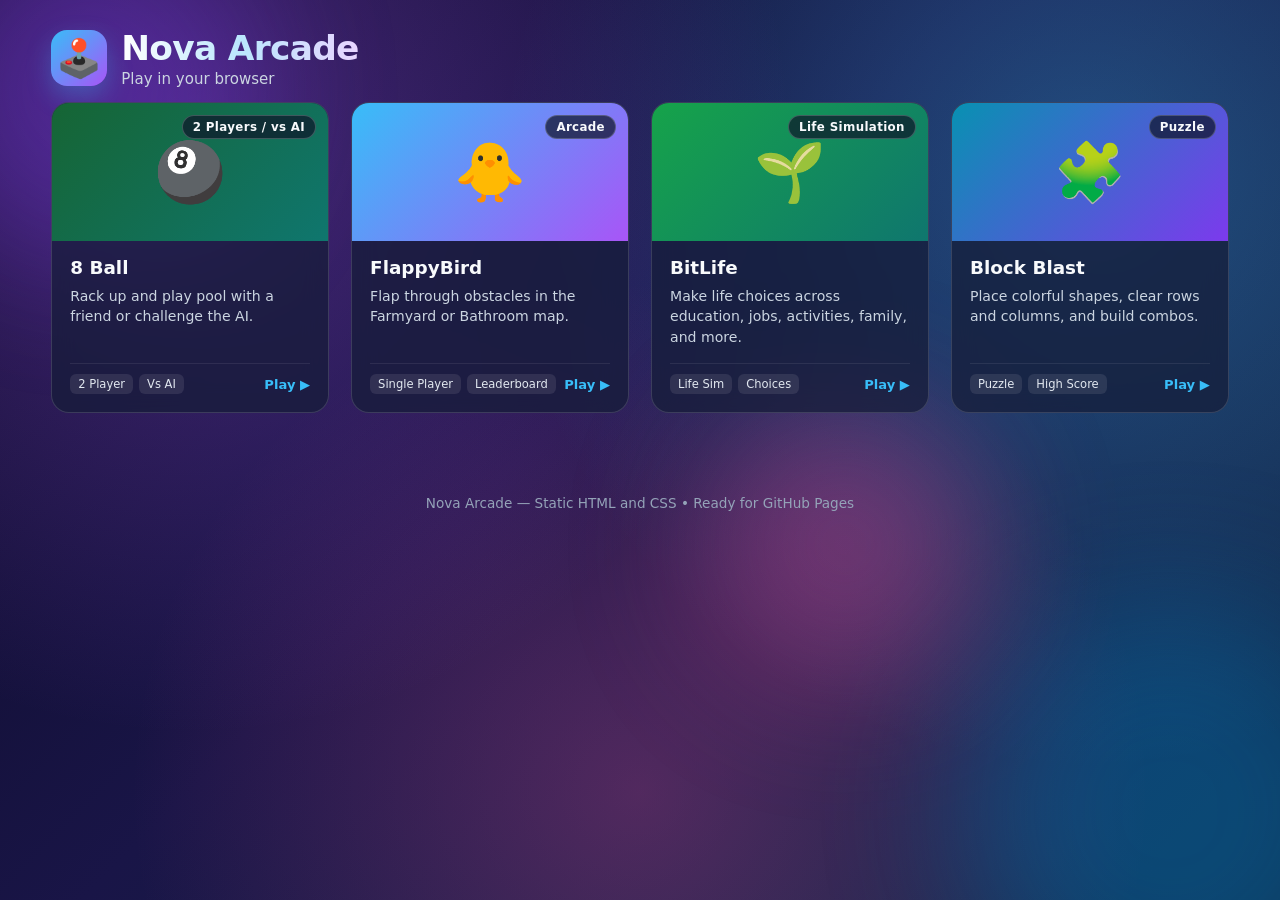
<file: index.html>
<!DOCTYPE html>
<html lang="en">
<head><meta charset="UTF-8" /><meta name="viewport" content="width=device-width, initial-scale=1.0" /><title>Nova Arcade</title><link rel="stylesheet" href="style.css" /></head>
<body>
<div class="bg-orbs" aria-hidden="true"><div class="orb orb-1"></div><div class="orb orb-2"></div><div class="orb orb-3"></div></div>
<header class="site-header"><div class="container header-inner"><div class="brand"><span class="brand-logo">🕹️</span><div><h1>Nova Arcade</h1><p class="tagline">Play in your browser</p></div></div></div></header>
<main class="container main-content"><section class="games-grid" aria-label="Available games">
<a class="game-card game-card-link" href="8ball.html?v=2"><div class="card-banner" style="background:linear-gradient(135deg,#166534,#0f766e)"><span>🎱</span><span class="card-badge">2 Players / vs AI</span></div><div class="card-body"><h2 class="card-title">8 Ball</h2><p class="card-desc">Rack up and play pool with a friend or challenge the AI.</p><div class="card-footer"><div class="card-tags"><span class="tag">2 Player</span><span class="tag">Vs AI</span></div><span class="play-pill">Play ▶</span></div></div></a>
<a class="game-card game-card-link" href="flappybird.html"><div class="card-banner" style="background:linear-gradient(135deg,#38bdf8,#a855f7)"><span>🐥</span><span class="card-badge">Arcade</span></div><div class="card-body"><h2 class="card-title">FlappyBird</h2><p class="card-desc">Flap through obstacles in the Farmyard or Bathroom map.</p><div class="card-footer"><div class="card-tags"><span class="tag">Single Player</span><span class="tag">Leaderboard</span></div><span class="play-pill">Play ▶</span></div></div></a>
<a class="game-card game-card-link" href="bitlife.html"><div class="card-banner" style="background:linear-gradient(135deg,#16a34a,#0f766e)"><span>🌱</span><span class="card-badge">Life Simulation</span></div><div class="card-body"><h2 class="card-title">BitLife</h2><p class="card-desc">Make life choices across education, jobs, activities, family, and more.</p><div class="card-footer"><div class="card-tags"><span class="tag">Life Sim</span><span class="tag">Choices</span></div><span class="play-pill">Play ▶</span></div></div></a>
<a class="game-card game-card-link" href="blockblast.html"><div class="card-banner" style="background:linear-gradient(135deg,#0891b2,#7c3aed)"><span>🧩</span><span class="card-badge">Puzzle</span></div><div class="card-body"><h2 class="card-title">Block Blast</h2><p class="card-desc">Place colorful shapes, clear rows and columns, and build combos.</p><div class="card-footer"><div class="card-tags"><span class="tag">Puzzle</span><span class="tag">High Score</span></div><span class="play-pill">Play ▶</span></div></div></a>
</section></main>
<footer class="site-footer"><div class="container"><p>Nova Arcade — Static HTML and CSS • Ready for GitHub Pages</p></div></footer>
</body></html>
</file>
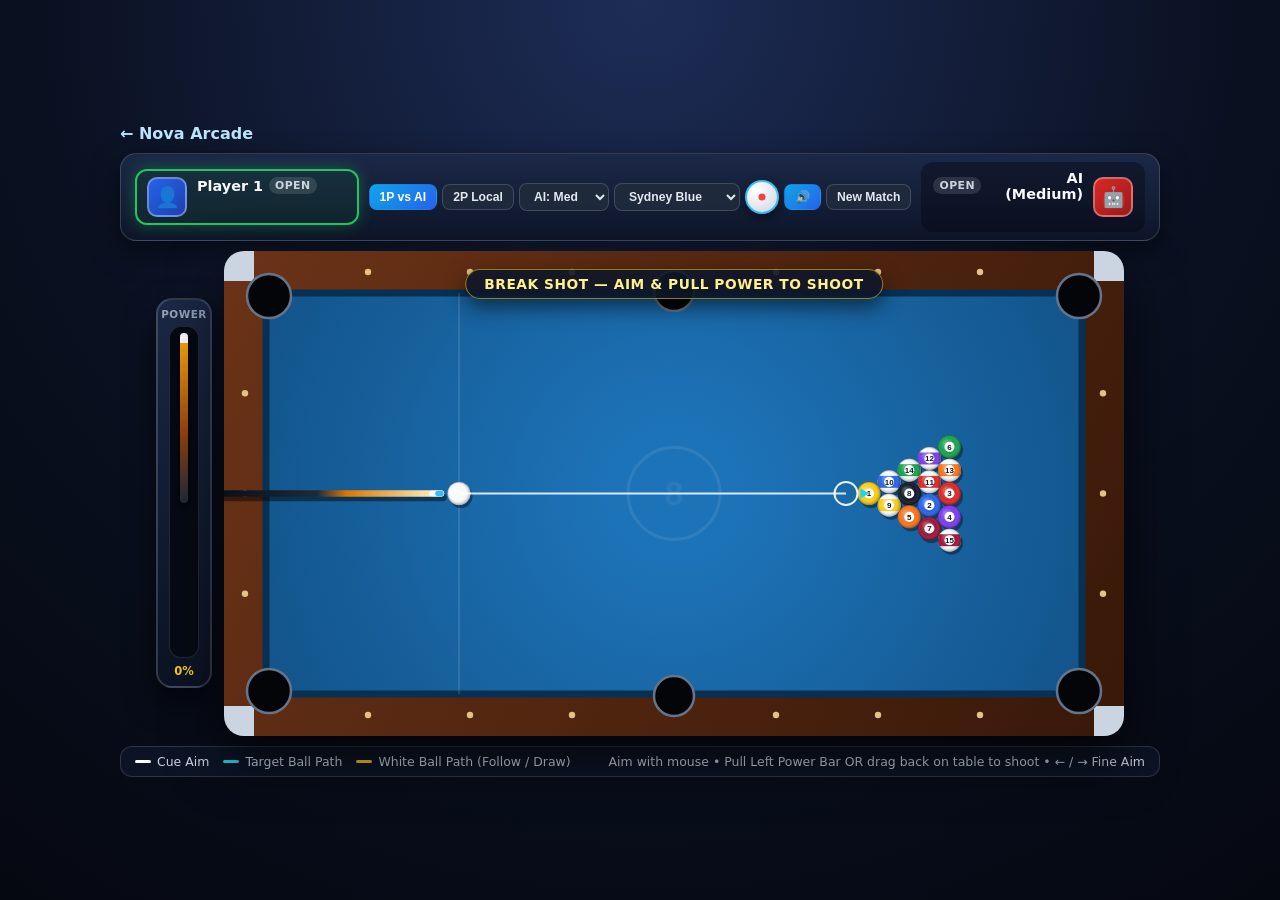
<file: 8ball.html>
<!DOCTYPE html>
<html lang="en">
<head>
  <meta charset="UTF-8" />
  <meta name="viewport" content="width=device-width, initial-scale=1.0" />
  <title>8 Ball — Nova Arcade</title>
  <link rel="stylesheet" href="style.css" />
  <link rel="stylesheet" href="8ball.css?v=2" />
  <script defer src="js/8ball.js?v=2"></script>
</head>
<body>
  <div class="game-shell">
    <a class="arcade-back" href="index.html">← Nova Arcade</a>
      <!-- Top Miniclip-Style HUD -->
      <header class="hud-header">
        <div class="player-card active" id="p1-card">
          <div class="avatar">👤</div>
          <div class="p-info">
            <div class="p-name-row">
              <span id="p1-name">Player 1</span>
              <span class="group-badge" id="p1-group">Open</span>
            </div>
            <div class="ball-rack" id="p1-rack"></div>
          </div>
        </div>

        <div class="center-controls">
          <div class="btn-strip">
            <button class="pill-btn active" id="btn-ai">1P vs AI</button>
            <button class="pill-btn" id="btn-2p">2P Local</button>
            <select class="pill-btn" id="ai-level" title="AI Skill">
              <option value="easy">AI: Easy</option>
              <option value="medium" selected>AI: Med</option>
              <option value="hard">AI: Hard</option>
            </select>
            <select class="pill-btn" id="table-theme" title="Table Felt Theme">
              <option value="blue">Sydney Blue</option>
              <option value="green">London Green</option>
              <option value="purple">Vegas Purple</option>
            </select>
            <div class="spin-wrap">
              <button class="spin-btn" id="spin-btn" title="Cue Ball Spin (English)">
                <span class="spin-dot-mini" id="spin-dot-mini"></span>
              </button>
              <div class="spin-popover hidden" id="spin-popover">
                <div style="font-size:0.76rem;font-weight:800;color:#e2e8f0;">Cue Ball Spin</div>
                <div class="spin-pad" id="spin-pad">
                  <div class="spin-crosshair-h"></div>
                  <div class="spin-crosshair-v"></div>
                  <div class="spin-dot-big" id="spin-dot-big"></div>
                </div>
                <div style="font-size:0.7rem;color:#94a3b8;" id="spin-readout">Center Hit</div>
                <button class="pill-btn" id="spin-reset" style="width:100%;">Reset Spin</button>
              </div>
            </div>
            <button class="pill-btn active" id="btn-sound" title="Sound">🔊</button>
            <button class="pill-btn" id="btn-new">New Match</button>
          </div>
        </div>

        <div class="player-card right" id="p2-card">
          <div class="avatar" id="p2-avatar">🤖</div>
          <div class="p-info">
            <div class="p-name-row">
              <span class="group-badge" id="p2-group">Open</span>
              <span id="p2-name">AI (Med)</span>
            </div>
            <div class="ball-rack" id="p2-rack"></div>
          </div>
        </div>
      </header>

      <!-- Main Arena: Left Power Pull-Back Slider + Table -->
      <div class="arena-row">
        <div class="power-slider-box" id="power-slider" title="Drag down to pull cue & release to shoot">
          <span class="power-label">POWER</span>
          <div class="power-track" id="power-track">
            <div class="power-fill" id="power-fill"></div>
            <div class="mini-cue-pull" id="mini-cue-pull"></div>
          </div>
          <span class="power-pct" id="power-pct">0%</span>
        </div>

        <div class="table-stage">
          <div class="toast-banner" id="toast-banner">BREAK SHOT — AIM &amp; PULL POWER TO SHOOT</div>
          <canvas id="pool-canvas" width="900" height="485"></canvas>

          <div class="victory-overlay hidden" id="victory-overlay">
            <div class="victory-card">
              <h2 id="victory-title">🏆 You Win!</h2>
              <p id="victory-reason">Clean 8-ball finish!</p>
              <button class="play-again-btn" id="play-again-btn">Play Again</button>
            </div>
          </div>
        </div>
      </div>

      <footer class="footer-bar">
        <div class="legend-group">
          <div class="legend-item"><span class="swatch" style="background:#ffffff;"></span> Cue Aim</div>
          <div class="legend-item"><span class="swatch" style="background:#22d3ee;"></span> Target Ball Path</div>
          <div class="legend-item"><span class="swatch" style="background:#facc15;"></span> White Ball Path (Follow / Draw)</div>
        </div>
        <div>Aim with mouse • Pull Left Power Bar OR drag back on table to shoot • ← / → Fine Aim</div>
      </footer>
    </div>

</body>
</html>
</file>
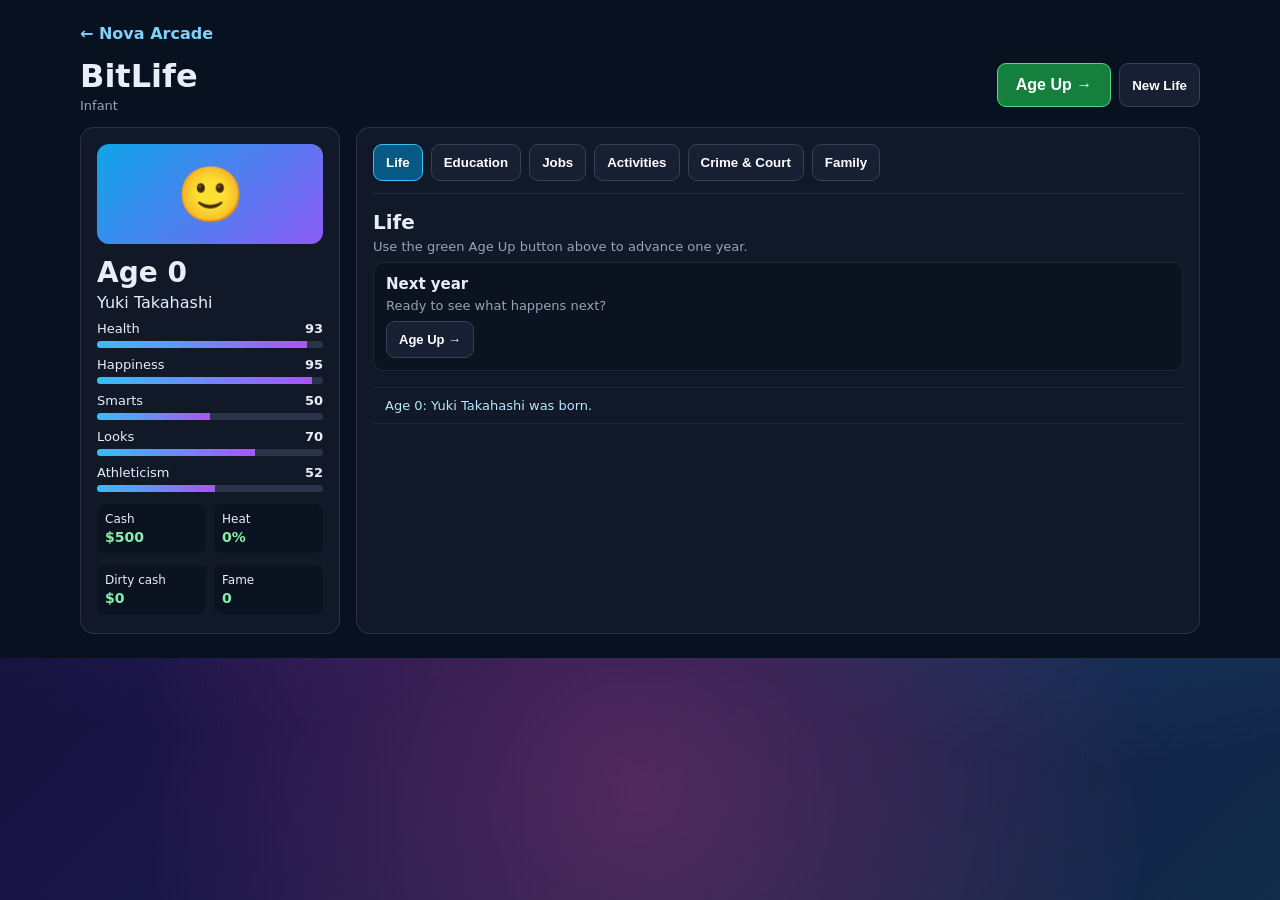
<file: bitlife.html>
<!DOCTYPE html>
<html lang="en">
<head>
<meta charset="UTF-8"><meta name="viewport" content="width=device-width,initial-scale=1"><title>BitLife — Nova Arcade</title><link rel="stylesheet" href="style.css">
<style>
body{margin:0;background:#07111f;color:#e8eef7;font-family:system-ui,sans-serif}.life-shell{width:min(1120px,94%);margin:auto;padding:24px 0}.back{color:#7dd3fc;text-decoration:none;font-weight:700}.life-head{display:flex;align-items:center;justify-content:space-between;gap:12px;margin:14px 0}.life-head h1{margin:0}.head-actions{display:flex;gap:8px}.new-btn,.action,.tab{border:1px solid #334155;border-radius:9px;background:#172033;color:#fff;padding:10px 12px;font-weight:700;cursor:pointer}.age-up{background:#15803d;border-color:#4ade80;font-size:16px;padding:12px 18px}.life-grid{display:grid;grid-template-columns:260px 1fr;gap:16px}.profile,.panel{border:1px solid #ffffff1c;border-radius:14px;background:#111827}.profile{padding:16px}.avatar{height:100px;border-radius:12px;display:grid;place-items:center;font-size:54px;background:linear-gradient(135deg,#0ea5e9,#8b5cf6)}.age{font-size:28px;font-weight:800;margin:12px 0 4px}.career{color:#94a3b8;font-size:13px;margin-top:3px}.stat{margin:9px 0}.stat-row{display:flex;justify-content:space-between;font-size:13px}.bar{height:7px;border-radius:99px;background:#293449;margin-top:5px;overflow:hidden}.bar i{display:block;height:100%;background:linear-gradient(90deg,#38bdf8,#a855f7)}.money{display:grid;grid-template-columns:1fr 1fr;gap:8px;margin-top:12px}.money div{background:#0b1220;border-radius:8px;padding:8px;font-size:12px}.money strong{display:block;color:#86efac;font-size:14px;margin-top:3px}.panel{padding:16px;min-height:500px}.tabs{display:flex;gap:8px;overflow:auto;padding-bottom:12px;border-bottom:1px solid #ffffff17}.tab{white-space:nowrap}.tab.active{background:#075985;border-color:#38bdf8}.section-title{margin:16px 0 5px;font-size:20px}.section-help,.muted{color:#94a3b8;font-size:13px}.actions{display:flex;flex-wrap:wrap;gap:8px}.action{font-size:13px}.action:disabled,.new-btn:disabled{opacity:.45;cursor:not-allowed}.card{background:#0b1220;border:1px solid #ffffff14;border-radius:10px;padding:12px;margin:8px 0}.card h3{margin:0 0 5px;font-size:15px}.card .muted{margin-bottom:8px}.timeline{height:230px;overflow:auto;margin-top:16px;border-top:1px solid #ffffff12}.log{padding:10px 12px;border-bottom:1px solid #ffffff10;font-size:13px}.log:first-child{color:#bae6fd}.modal{position:fixed;inset:0;display:grid;place-items:center;background:#020617cc;padding:20px;z-index:5}.modal[hidden]{display:none}.modal-card{width:min(500px,100%);background:#172033;border:1px solid #ffffff24;border-radius:16px;padding:20px}.modal-card h2{margin-top:0}.choices{display:flex;flex-wrap:wrap;gap:8px}.choice{border:1px solid #334155;border-radius:9px;background:#0b1220;color:#fff;padding:10px 12px;font-weight:700;cursor:pointer}@media(max-width:760px){.life-grid{grid-template-columns:1fr}.life-head{align-items:flex-start}.head-actions{flex-direction:column}.timeline{height:190px}}
</style></head>
<body><main class="life-shell"><a class="back" href="index.html">← Nova Arcade</a>
<header class="life-head"><div><h1>BitLife</h1><div class="career" id="career"></div></div><div class="head-actions"><button class="new-btn age-up" id="ageUpNow" type="button">Age Up →</button><button class="new-btn" id="newLife" type="button">New Life</button></div></header>
<div class="life-grid"><aside class="profile"><div class="avatar" id="avatar">🙂</div><div class="age" id="age">Age 0</div><div id="person"></div>
<div class="stat"><div class="stat-row"><span>Health</span><b id="healthText"></b></div><div class="bar"><i id="healthBar"></i></div></div><div class="stat"><div class="stat-row"><span>Happiness</span><b id="happyText"></b></div><div class="bar"><i id="happyBar"></i></div></div><div class="stat"><div class="stat-row"><span>Smarts</span><b id="smartText"></b></div><div class="bar"><i id="smartBar"></i></div></div><div class="stat"><div class="stat-row"><span>Looks</span><b id="looksText"></b></div><div class="bar"><i id="looksBar"></i></div></div><div class="stat"><div class="stat-row"><span>Athleticism</span><b id="athleticText"></b></div><div class="bar"><i id="athleticBar"></i></div></div><div class="money"><div>Cash<strong id="cash"></strong></div><div>Heat<strong id="heat"></strong></div></div><div class="money"><div>Dirty cash<strong id="dirty"></strong></div><div>Fame<strong id="fame"></strong></div></div></aside>
<section class="panel"><nav class="tabs" id="tabs" aria-label="Life menus"></nav><section id="menuContent"></section><div class="timeline" id="timeline" aria-label="Life history"></div></section></div></main>
<div class="modal" id="modal" hidden><div class="modal-card"><h2 id="modalTitle"></h2><p class="muted" id="modalText"></p><div class="choices" id="choices"></div></div></div>
<script>
(()=>{
const $=id=>document.getElementById(id),pick=a=>a[Math.floor(Math.random()*a.length)],rand=(a,b)=>Math.floor(Math.random()*(b-a+1))+a,clamp=(v,a=0,b=100)=>Math.max(a,Math.min(b,Math.round(v)));
const names=['Marcus Vance','Elena Silva','Kofi Okafor','Yuki Takahashi','Mateo Reyes','Nadia Moreau','Devon Cross'],clubs=['LA Galaxy','Arsenal','Flamengo','Real Madrid','Inter Miami','Bayern Munich'],songs=['Midnight in the Trap','Paper Chaser','Velvet Coupe','From the Concrete','Crown Heavy'];
const crimes=[{id:'pick',name:'Pickpocket',age:14,odds:.72,pay:[180,950],heat:6,years:1},{id:'gta',name:'Grand Theft Auto',age:16,odds:.54,pay:[6500,24000],heat:16,years:4},{id:'crypto',name:'Crypto Coin Scam',age:18,odds:.58,pay:[35000,240000],heat:24,years:8},{id:'heist',name:'Armored Bank Heist',age:18,odds:.34,pay:[250000,1400000],heat:40,years:14}];
const menus=[['life','Life'],['education','Education'],['jobs','Jobs'],['activities','Activities'],['crime','Crime & Court'],['family','Family']];let p,active='life';
function create(){const name=pick(names);p={name,age:0,alive:true,health:rand(78,98),happiness:rand(70,95),smarts:rand(40,88),looks:rand(38,88),athleticism:rand(35,88),charisma:rand(38,85),fame:0,karma:65,heat:0,cash:500,dirtyCash:0,salary:0,education:{stage:'none',grades:75,studied:false},career:{track:'unemployed',title:'Infant'},rapper:{active:false,stageName:'Lil Mirage',clout:0,streams:0,labelCut:.1},footballer:{active:false,club:pick(clubs),skill:50,goals:0},adult:{active:false,subscribers:0,scenes:0},dealer:{active:false,tier:0},prison:{in:false,years:0},family:[{name:'Mother',age:rand(24,34),relationship:85,alive:true},{name:'Father',age:rand(25,36),relationship:80,alive:true}],trial:null,log:[`Age 0: ${name} was born.`]};render()}
function addLog(s){p.log.unshift(`Age ${p.age}: ${s}`)}function cash(n){return '$'+Math.round(n).toLocaleString()}function safe(s){const e=document.createElement('span');e.textContent=String(s);return e.innerHTML}
function modal(title,text,choices){$('modalTitle').textContent=title;$('modalText').textContent=text;$('choices').replaceChildren();choices.forEach(([label,fn])=>{const b=document.createElement('button');b.className='choice';b.textContent=label;b.onclick=()=>{$('modal').hidden=true;fn();render()};$('choices').append(b)});$('modal').hidden=false}
function ageUp(){if(!p.alive)return;if(p.trial){active='crime';render();return}p.age++;p.education.studied=false;
 if(p.prison.in){p.prison.years--;p.happiness=clamp(p.happiness-5);if(p.prison.years<=0){p.prison.in=false;p.heat=clamp(p.heat-35);p.career={track:'unemployed',title:'Unemployed'};addLog('Released from prison.')}else addLog(`Served a year in prison; ${p.prison.years} years remain.`)}else{
 if(p.age===6)p.education.stage='Elementary school';if(p.age===12)p.education.stage='Middle school';if(p.age===14)p.education.stage='High school';if(p.age===18&&p.education.stage==='High school'){p.education.stage='Graduated';addLog(`Graduated high school with ${p.education.grades}% grades.`)}
 if(p.salary)p.cash+=Math.round(p.salary*.78);if(p.footballer.active){const goals=Math.round(p.footballer.skill/100*rand(8,26));p.footballer.goals+=goals;addLog(`Scored ${goals} goals for ${p.footballer.club}.`)}if(p.adult.active)p.cash+=p.adult.subscribers*12;if(p.dealer.active){p.dirtyCash+=rand(18000,60000);p.heat=clamp(p.heat+5)}}
 p.family.forEach(n=>{if(n.alive){n.age++;if(n.age>78&&Math.random()<.08){n.alive=false;p.happiness=clamp(p.happiness-12);addLog(`${n.name} passed away.`)}}});p.happiness=clamp(p.happiness+rand(-3,3));if(p.age>60)p.health=clamp(p.health-rand(1,4));
 if(p.age>=16&&!p.prison.in&&Math.random()<.25)modal('A new opportunity!',p.athleticism>70?'A football scout wants to meet you.':'A clip of you is getting attention.',p.athleticism>70?[['Try out',()=>startJob('footballer')],['Pass',()=>addLog('Declined the tryout.')]]:[['Start rapping',()=>startJob('rapper')],['Take $5,000 sponsor offer',()=>{p.cash+=5000;addLog('Accepted a sponsor payout.')}],['Ignore it',()=>addLog('Let the opportunity pass.')]]);
 if(p.health<=0||(p.age>88&&Math.random()<.25)){p.alive=false;$('modal').hidden=true;addLog(`Passed away at age ${p.age}. Final cash: ${cash(p.cash)}.`)}render()}
function study(){if(p.prison.in||p.education.studied||['none','Graduated'].includes(p.education.stage))return;p.education.studied=true;p.education.grades=clamp(p.education.grades+rand(7,13));p.smarts=clamp(p.smarts+rand(2,5));addLog(`Studied harder. Grades ${p.education.grades}%, Smarts ${p.smarts}.`);render()}
function startJob(type){if(p.prison.in)return;if(type==='rapper'){p.rapper.active=true;p.career={track:type,title:'SoundCloud Rapper'};p.salary=6000;addLog(`Started a music career as ${p.rapper.stageName}.`)}if(type==='footballer'){p.footballer.active=true;p.footballer.skill=Math.max(p.footballer.skill,p.athleticism);p.career={track:type,title:`Pro Footballer — ${p.footballer.club}`};p.salary=p.athleticism>=75?92000:18000;addLog(`Signed with ${p.footballer.club}.`)}if(type==='adult'&&p.age>=18){p.adult.active=true;p.adult.subscribers=150;p.career={track:type,title:'Adult Content Creator'};p.salary=34000;addLog('Started an adult content creator career.')}if(type==='dealer'&&p.age>=16){p.dealer.active=true;p.career={track:type,title:'Street Dealer'};p.heat=clamp(p.heat+12);addLog('Started a risky fictional dealing career.')}render()}
function doActivity(action){if(p.prison.in)return;if(action==='single'&&p.rapper.active){const streams=rand(40000,300000)+(p.charisma+p.fame)*rand(500,2200),pay=Math.round(streams*.004*(1-p.rapper.labelCut));p.rapper.streams+=streams;p.rapper.clout=clamp(p.rapper.clout+rand(6,12));p.fame=clamp(p.fame+rand(4,8));p.cash+=pay;addLog(`Released “${pick(songs)}” — ${streams.toLocaleString()} streams and ${cash(pay)}.`)}if(action==='train'&&p.footballer.active){p.athleticism=clamp(p.athleticism+3);p.footballer.skill=clamp(p.footballer.skill+rand(2,4));addLog(`Trained. Football skill ${p.footballer.skill}/100.`)}if(action==='scene'&&p.adult.active){const pay=rand(5000,18000);p.cash+=pay;p.adult.scenes++;p.adult.subscribers+=rand(150,900);p.fame=clamp(p.fame+4);addLog(`Published a creator project and earned ${cash(pay)}.`)}if(action==='push'&&p.dealer.active){if(Math.random()<p.heat*.004){p.trial={crime:'Narcotics Trafficking',years:6};addLog('Arrested in a narcotics sting. Resolve the case in Crime & Court.')}else{const take=rand(10000,45000);p.dirtyCash+=take;p.heat=clamp(p.heat+rand(6,12));addLog(`Made ${cash(take)} in fictional dirty cash.`)}}if(action==='launder'&&p.dirtyCash>0){const clean=Math.round(p.dirtyCash*.65);p.cash+=clean;p.dirtyCash=0;p.heat=clamp(p.heat-8);addLog(`Converted dirty cash to ${cash(clean)}.`)}render()}
function attemptCrime(c){if(p.age<c.age||p.prison.in||p.trial)return;const odds=Math.max(.12,Math.min(.92,c.odds+(p.smarts-50)*.002-p.heat*.003));p.heat=clamp(p.heat+c.heat);if(Math.random()<odds){const take=rand(c.pay[0],c.pay[1]);p.cash+=take;p.karma-=12;addLog(`Got away with ${c.name} and ${cash(take)}.`)}else{p.trial={crime:c.name,years:c.years};addLog(`Arrested for ${c.name}; choose a court option.`)}render()}
function resolveTrial(lawyer){const t=p.trial;if(!t)return;if(lawyer&&p.cash>=35000)p.cash-=35000;else lawyer=false;p.trial=null;if(Math.random()<(lawyer?.65:.25))addLog(`Found not guilty of ${t.crime}.`);else{p.prison.in=true;p.prison.years=t.years;p.career={track:'unemployed',title:'In Prison'};p.salary=0;addLog(`Sentenced to ${t.years} years for ${t.crime}.`)}render()}
function card(title,description,buttons=[]){const box=document.createElement('article');box.className='card';const h=document.createElement('h3');h.textContent=title;box.append(h);const d=document.createElement('div');d.className='muted';d.textContent=description;box.append(d);if(buttons.length){const row=document.createElement('div');row.className='actions';buttons.forEach(([label,fn,disabled=false])=>{const b=document.createElement('button');b.className='action';b.textContent=label;b.disabled=disabled;b.onclick=fn;row.append(b)});box.append(row)}$('menuContent').append(box)}
function drawMenu(){const host=$('menuContent');host.replaceChildren();let title='',help='';if(active==='life'){title='Life';help='Use the green Age Up button above to advance one year.';card('Next year',p.alive?(p.prison.in?`${p.prison.years} years left in prison.`:'Ready to see what happens next?'):'This life has ended.',[['Age Up →',ageUp,!p.alive]])}
if(active==='education'){title='Education';help='School unlocks as your character grows.';card('School',`${p.education.stage==='none'?'Not enrolled':p.education.stage} · Grades ${p.education.grades}%${p.education.studied?' · Studied this year':''}`,[['Study harder',study,p.prison.in||p.education.studied||['none','Graduated'].includes(p.education.stage)]])}
if(active==='jobs'){title='Jobs & Careers';help='Choose an available path. Career actions appear under Activities.';card('Current job',`${p.career.title}${p.salary?` · Annual salary ${cash(p.salary)}`:''}`);card('Music career','Release songs, build clout and earn streaming income.',[['Become a rapper',()=>startJob('rapper'),p.age<16||p.prison.in||p.rapper.active]]);card('Football career',`Try to join ${p.footballer.club}. Athleticism affects your salary.`,[['Become a footballer',()=>startJob('footballer'),p.age<16||p.prison.in||p.footballer.active]]);card('Creator career','Fictional adult-only option.',[['Become a creator',()=>startJob('adult'),p.age<18||p.prison.in||p.adult.active]]);card('High-risk path','Fictional dealing career; heat can lead to arrest.',[['Become a dealer',()=>startJob('dealer'),p.age<16||p.prison.in||p.dealer.active]])}
if(active==='activities'){title='Activities';help='Actions for your current job and finances.';const buttons=[];if(p.rapper.active)buttons.push(['Drop a single',()=>doActivity('single')]);if(p.footballer.active)buttons.push(['Train',()=>doActivity('train')]);if(p.adult.active)buttons.push(['Publish creator project',()=>doActivity('scene')]);if(p.dealer.active)buttons.push(['Move product',()=>doActivity('push')]);if(p.dirtyCash>0)buttons.push(['Launder dirty cash',()=>doActivity('launder')]);if(buttons.length)card('Available activities','Choose an activity.',buttons);else card('No activities yet','Choose a job in the Jobs menu to unlock actions.');if(p.rapper.active)card('Music stats',`${p.rapper.streams.toLocaleString()} streams · ${p.rapper.clout} clout · ${p.fame} fame`);if(p.footballer.active)card('Football stats',`${p.footballer.club} · Skill ${p.footballer.skill}/100 · ${p.footballer.goals} goals`);if(p.adult.active)card('Creator stats',`${p.adult.subscribers} subscribers · ${p.adult.scenes} projects`)}
if(active==='crime'){title='Crime & Court';help='Fictional choices with random outcomes and consequences.';if(p.trial)card('Pending case',`${p.trial.crime} · Possible sentence ${p.trial.years} years.`,[['Go to trial',()=>resolveTrial(false)],['Hire lawyer ($35,000)',()=>resolveTrial(true),p.cash<35000]]);else if(p.prison.in)card('In prison',`${p.prison.years} years remain. Use Age Up to serve your sentence.`);crimes.forEach(c=>card(c.name,`Unlocks at age ${c.age} · Current heat ${p.heat}%.`,[['Attempt',()=>attemptCrime(c),p.age<c.age||p.prison.in||!!p.trial]]))}
if(active==='family'){title='Family';help='Your family members age as your life progresses.';p.family.forEach(n=>card(n.name,`Age ${n.age} · Relationship ${n.relationship}/100 · ${n.alive?'Alive':'Deceased'}`))}
const h=document.createElement('h2');h.className='section-title';h.textContent=title;const sub=document.createElement('p');sub.className='section-help';sub.textContent=help;host.prepend(sub);host.prepend(h)}
function render(){if(!p)return;$('age').textContent=`Age ${p.age}`;$('person').textContent=p.alive?p.name:'Deceased';$('career').textContent=p.career.title;$('avatar').textContent=p.alive?(p.prison.in?'🔒':'🙂'):'🕊️';[['health',p.health],['happy',p.happiness],['smart',p.smarts],['looks',p.looks],['athletic',p.athleticism]].forEach(([id,v])=>{$(id+'Text').textContent=v;$(id+'Bar').style.width=v+'%'});$('cash').textContent=cash(p.cash);$('heat').textContent=p.heat+'%';$('dirty').textContent=cash(p.dirtyCash);$('fame').textContent=p.fame;$('ageUpNow').disabled=!p.alive;$('tabs').replaceChildren();menus.forEach(([id,label])=>{const b=document.createElement('button');b.className='tab'+(active===id?' active':'');b.textContent=label;b.onclick=()=>{active=id;render()};$('tabs').append(b)});drawMenu();$('timeline').innerHTML=p.log.map(x=>`<div class="log">${safe(x)}</div>`).join('')}
$('ageUpNow').addEventListener('click',ageUp);$('newLife').addEventListener('click',create);create();
})();
</script></body></html>
</file>
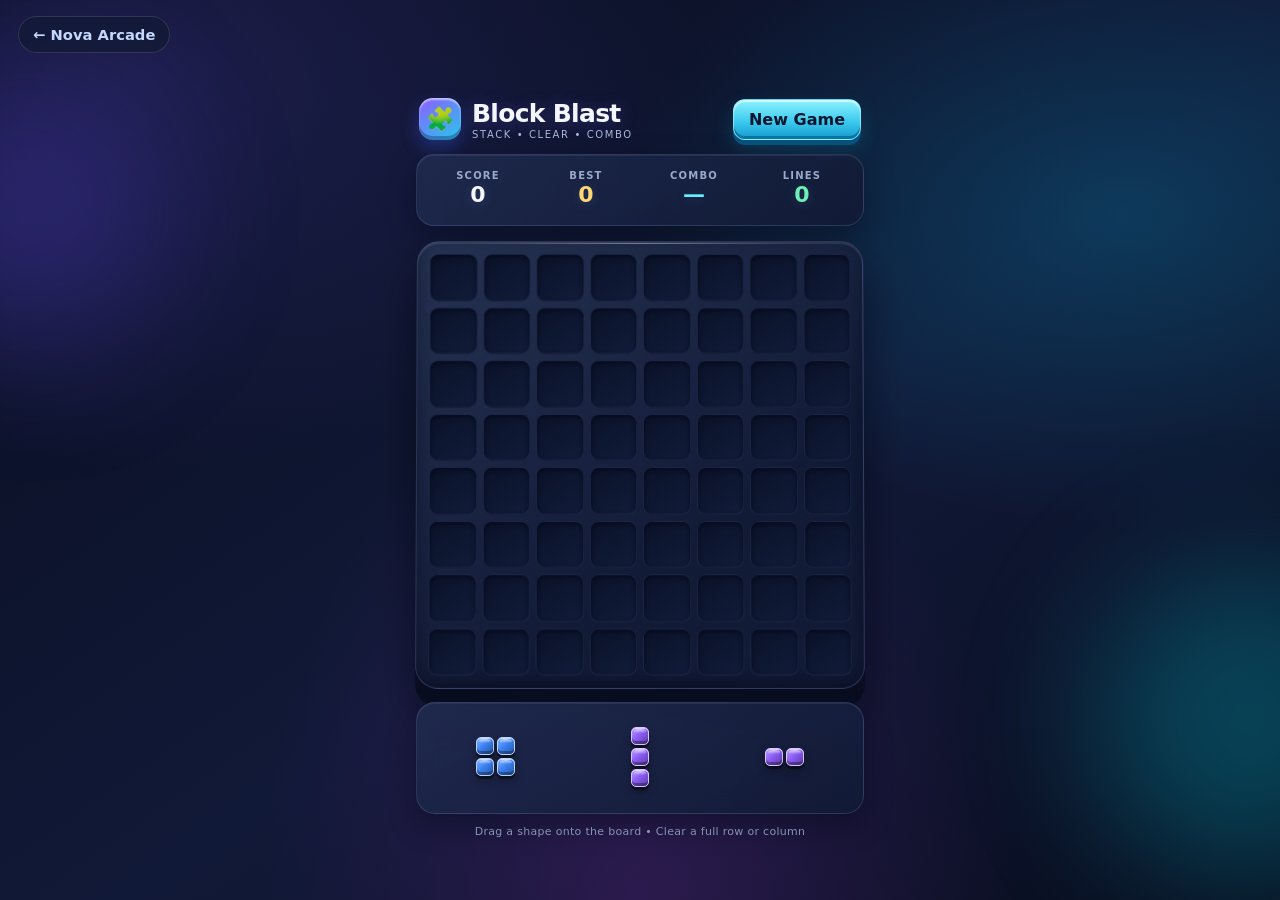
<file: blockblast.html>
<!doctype html>
<html lang="en">
<head>
  <meta charset="UTF-8" />
  <meta name="viewport" content="width=device-width, initial-scale=1.0" />
  <meta name="theme-color" content="#090d1e" />
  <title>Block Blast — Nova Arcade</title>
  <style>
    :root{color-scheme:dark;--text:#f4f7ff;--muted:#9aa8c9;--panel:rgba(22,31,61,.84);--stroke:rgba(163,188,255,.16);--cyan:#62e8ff;--cell-gap:clamp(3px,1vw,6px)}
    *{box-sizing:border-box}html{min-height:100%;background:#090d1e}body{margin:0;min-height:100vh;overflow-x:hidden;color:var(--text);font-family:Inter,ui-rounded,system-ui,-apple-system,"Segoe UI",sans-serif;background:radial-gradient(ellipse at 12% 8%,#37338666,transparent 34%),radial-gradient(ellipse at 88% 24%,#067aa155,transparent 32%),radial-gradient(ellipse at 50% 100%,#7d2ca844,transparent 42%),linear-gradient(145deg,#090d1e,#111938 55%,#090d1e);display:grid;place-items:center;padding:58px 16px 22px;isolation:isolate}
    body:before,body:after{content:"";position:fixed;z-index:-1;pointer-events:none;border-radius:50%;filter:blur(70px);opacity:.28;animation:orbDrift 12s ease-in-out infinite alternate}body:before{width:280px;height:280px;background:#6046e9;top:8%;left:-110px}body:after{width:320px;height:320px;background:#00c7d9;right:-130px;bottom:2%;animation-delay:-5s}
    .back{position:fixed;top:16px;left:18px;z-index:5;color:#c5d6ff;text-decoration:none;font-weight:750;font-size:.92rem;padding:9px 14px;border:1px solid #ffffff20;background:#111a35bb;backdrop-filter:blur(12px);border-radius:999px;transition:transform .2s,border-color .2s}.back:hover{transform:translateY(-2px);border-color:#62e8ff88}
    .game-wrap{width:min(100%,448px);display:flex;flex-direction:column;gap:14px;animation:enter .7s cubic-bezier(.16,1,.3,1) both}.controls{display:flex;align-items:center;justify-content:space-between;padding:0 3px}.brand{display:flex;align-items:center;gap:11px}.brand-icon{width:42px;height:42px;display:grid;place-items:center;border-radius:14px;font-size:23px;background:linear-gradient(145deg,#8c5cff,#28c8ee);box-shadow:inset 0 2px 2px #ffffff90,inset 0 -4px 0 #11184a55,0 8px 18px #3a66ff50}.brand-name{font-size:clamp(19px,5vw,25px);font-weight:900;letter-spacing:-.7px;text-shadow:0 2px 18px #7f74ff55}.brand-sub{font-size:10px;color:#aab8d9;letter-spacing:1.6px;text-transform:uppercase;margin-top:1px}
    button{font:inherit;color:#07162e;font-weight:850;border:1px solid #a6f5ff99;border-radius:12px;padding:10px 15px;cursor:pointer;background:linear-gradient(180deg,#8ef3ff,#38c8ed 58%,#1798cd);box-shadow:inset 0 2px 1px #fff9,inset 0 -3px 0 #0877a6,0 5px 0 #07537f,0 9px 20px #10badb30;transition:transform .16s,filter .16s,box-shadow .16s}button:hover{filter:brightness(1.1);transform:translateY(-2px);box-shadow:inset 0 2px 1px #fff9,inset 0 -3px 0 #0877a6,0 7px 0 #07537f,0 12px 24px #10badb40}button:active{transform:translateY(3px);box-shadow:inset 0 2px 1px #fff9,0 2px 0 #07537f}
    .hud{display:grid;grid-template-columns:repeat(4,1fr);gap:8px;padding:11px;background:linear-gradient(145deg,#202c50d9,#111a35e8);border:1px solid var(--stroke);border-radius:18px;box-shadow:inset 0 1px #ffffff12,0 12px 30px #03071566;backdrop-filter:blur(12px)}.stat{text-align:center;padding:4px 1px}.hud-label{font-size:10px;letter-spacing:1.2px;text-transform:uppercase;color:var(--muted);font-weight:800}.hud-val{font-size:clamp(17px,5vw,22px);line-height:1.3;font-weight:900;font-variant-numeric:tabular-nums;text-shadow:0 2px 12px #9db8ff25}.stat:nth-child(2) .hud-val{color:#ffd773}.stat:nth-child(3) .hud-val{color:#68edff}.stat:nth-child(4) .hud-val{color:#6cf0b4}
    .board-frame{position:relative;padding:12px;border:1px solid #abbcff29;border-radius:23px;background:linear-gradient(145deg,#293658dd,#111a35f2 65%);box-shadow:inset 0 2px 1px #ffffff1a,inset 0 -8px 18px #05091a88,0 18px 0 #080d20,0 26px 42px #02051299;transform:perspective(900px) rotateX(1deg);transition:transform .3s cubic-bezier(.2,.8,.2,1),box-shadow .3s;will-change:transform}.board-frame:before{content:"";position:absolute;inset:1px 12% auto;height:1px;background:linear-gradient(90deg,transparent,#ffffff55,transparent)}.board-frame.shake{animation:boardNudge .36s cubic-bezier(.36,.07,.19,.97)}.board{display:grid;grid-template-columns:repeat(8,minmax(0,1fr));gap:var(--cell-gap);aspect-ratio:1;touch-action:none;position:relative}.cell{min-width:0;min-height:0;position:relative;border-radius:clamp(5px,1.6vw,9px);background:linear-gradient(145deg,#0b1229,#111c39);border:1px solid #9ab6ff12;box-shadow:inset 0 2px 5px #020615aa,inset 0 -1px 0 #ffffff08;transition:background .18s,box-shadow .18s}.tile{--tile:#398cf4;position:absolute;inset:0;border-radius:inherit;background:linear-gradient(145deg,color-mix(in srgb,var(--tile),white 28%) 0%,var(--tile) 46%,color-mix(in srgb,var(--tile),black 24%) 100%);border:1px solid color-mix(in srgb,var(--tile),white 65%);box-shadow:inset 0 2px 1px #ffffffa6,inset 2px 0 1px #ffffff30,inset 0 -4px 0 color-mix(in srgb,var(--tile),black 38%),0 4px 0 color-mix(in srgb,var(--tile),black 55%),0 7px 11px #0206179c;overflow:hidden;transform:translateY(-2px);transition:transform .15s ease,filter .18s,box-shadow .18s}.tile:before{content:"";position:absolute;left:12%;right:12%;top:8%;height:28%;border-radius:60% 60% 40% 40%;background:linear-gradient(180deg,#ffffffaa,#ffffff05);filter:blur(.2px)}.tile:after{content:"";position:absolute;inset:0;border-radius:inherit;background:linear-gradient(115deg,#ffffff1c,transparent 44%,#00000012 80%);pointer-events:none}.tile.ghost{opacity:.42;filter:saturate(.8);box-shadow:inset 0 2px 1px #ffffff80,0 0 18px color-mix(in srgb,var(--tile),transparent 35%);animation:ghostPulse 1s ease-in-out infinite alternate}.tile.anticipate{filter:brightness(1.35) saturate(1.15);box-shadow:inset 0 2px 1px #fff,0 0 15px #ffffff91,0 4px 0 color-mix(in srgb,var(--tile),black 55%)}.tile.snap{animation:tileSnap .28s cubic-bezier(.16,1,.3,1) both}.tile.blast{animation:tileBlast .38s cubic-bezier(.22,1,.36,1) forwards}
    .tray{display:grid;grid-template-columns:repeat(3,1fr);gap:10px;padding:11px;background:linear-gradient(150deg,#202c50df,#111a35ef);border:1px solid var(--stroke);border-radius:19px;min-height:112px;align-items:center;box-shadow:inset 0 1px #ffffff12,0 12px 28px #03071566;backdrop-filter:blur(12px)}.tray-slot{height:88px;display:flex;align-items:center;justify-content:center;border-radius:13px;cursor:grab;touch-action:none;transition:background .2s,transform .2s}.tray-slot:not(.empty):hover{background:#ffffff09;transform:translateY(-2px)}.tray-slot:active{cursor:grabbing}.tray-slot.empty{border:1px dashed #9ab6ff2b}.piece-grid{display:grid;gap:3px;pointer-events:none}.tray-slot .tile{position:relative;inset:auto;width:18px;height:18px;transform:translateY(-1px);border-radius:5px;box-shadow:inset 0 1px #ffffffa6,inset 0 -3px 0 #0005,0 3px 0 #0006,0 5px 8px #0005}.tray-slot .tile:before{top:7%;height:25%}.drag-layer{position:fixed;top:0;left:0;z-index:40;pointer-events:none;filter:drop-shadow(0 13px 15px #0009);will-change:transform}.drag-layer .tile{border-radius:8px;box-shadow:inset 0 2px 1px #ffffffa6,inset 0 -5px 0 #0005,0 6px 0 #0008,0 10px 16px #0007}.popup{position:absolute;z-index:30;pointer-events:none;text-align:center;white-space:nowrap;font-weight:950;font-size:20px;letter-spacing:.3px;color:#fff4ab;text-shadow:0 2px 0 #8b4900,0 5px 15px #000;animation:popupFloat .85s cubic-bezier(.16,1,.3,1) forwards}.hint{text-align:center;font-size:11px;color:#97a9d1;letter-spacing:.3px;margin-top:-3px}canvas#fx{position:fixed;inset:0;width:100%;height:100%;pointer-events:none;z-index:50}
    @keyframes enter{from{opacity:0;transform:translateY(16px) scale(.97)}to{opacity:1;transform:translateY(0) scale(1)}}@keyframes orbDrift{to{transform:translate(28px,-24px) scale(1.12)}}@keyframes tileSnap{0%{transform:translateY(4px) scale(.72);filter:brightness(1.6)}65%{transform:translateY(-5px) scale(1.09)}100%{transform:translateY(-2px) scale(1);filter:brightness(1)}}@keyframes tileBlast{0%{transform:translateY(-2px) scale(1);opacity:1}45%{transform:translateY(-5px) scale(1.16);filter:brightness(1.8)}100%{transform:translateY(2px) scale(.1) rotate(12deg);opacity:0}}@keyframes ghostPulse{to{filter:brightness(1.3);opacity:.62}}@keyframes popupFloat{0%{opacity:0;transform:translate(-50%,10px) scale(.7)}25%{opacity:1;transform:translate(-50%,-10px) scale(1.12)}100%{opacity:0;transform:translate(-50%,-52px) scale(.95)}}@keyframes boardNudge{0%,100%{transform:perspective(900px) rotateX(1deg) translateX(0)}20%{transform:perspective(900px) rotateX(1deg) translateX(-6px)}40%{transform:perspective(900px) rotateX(1deg) translateX(5px)}60%{transform:perspective(900px) rotateX(1deg) translateX(-3px)}80%{transform:perspective(900px) rotateX(1deg) translateX(2px)}}
    @media(max-width:380px){body{padding-left:12px;padding-right:12px}.board-frame{padding:9px}.hud{gap:2px;padding:8px 4px}.hud-label{font-size:9px}.tray{min-height:100px;padding:8px}.tray-slot{height:78px}}@media(prefers-reduced-motion:reduce){*,*:before,*:after{animation-duration:.01ms!important;animation-iteration-count:1!important;scroll-behavior:auto!important;transition-duration:.01ms!important}}
  </style>
</head>
<body>
  <a class="back" href="index.html">← Nova Arcade</a>
  <canvas id="fx" aria-hidden="true"></canvas>
  <main class="game-wrap">
    <header class="controls"><div class="brand"><div class="brand-icon" aria-hidden="true">🧩</div><div><div class="brand-name">Block Blast</div><div class="brand-sub">Stack • Clear • Combo</div></div></div><button id="restartBtn" type="button">New Game</button></header>
    <section class="hud" aria-label="Game statistics"><div class="stat"><div class="hud-label">Score</div><div class="hud-val" id="scoreVal">0</div></div><div class="stat"><div class="hud-label">Best</div><div class="hud-val" id="bestVal">0</div></div><div class="stat"><div class="hud-label">Combo</div><div class="hud-val" id="comboVal">—</div></div><div class="stat"><div class="hud-label">Lines</div><div class="hud-val" id="linesVal">0</div></div></section>
    <section class="board-frame" id="boardFrame" aria-label="Puzzle board"><div class="board" id="board"></div></section>
    <section class="tray" id="tray" aria-label="Available pieces"></section><div class="hint">Drag a shape onto the board • Clear a full row or column</div>
  </main>
<script>
(()=>{
  const GRID=8,COLORS=['#f43f5e','#f59e0b','#10b981','#3b82f6','#8b5cf6','#06b6d4'];
  const SHAPES=[[[1]],[[1,1]],[[1],[1]],[[1,1,1]],[[1],[1],[1]],[[1,1,1,1]],[[1],[1],[1],[1]],[[1,1],[1,1]],[[1,1,1],[1,1,1],[1,1,1]],[[1,1],[1,0]],[[1,1],[0,1]],[[1,0],[1,1]],[[0,1],[1,1]],[[1,0],[1,0],[1,1]],[[1,1,1],[0,1,0]],[[1,1,0],[0,1,1]],[[0,1,1],[1,1,0]],[[1,1,1,1,1]],[[1],[1],[1],[1],[1]]];
  let board=Array.from({length:GRID},()=>Array(GRID).fill(null)),tray=[],score=0,best=0,combo=0,lines=0,drag=null,hover=null,audio=null,gameOver=false;
  try{best=Number(localStorage.getItem('bb_best')||0)||0}catch{}
  const boardEl=document.getElementById('board'),frame=document.getElementById('boardFrame'),trayEl=document.getElementById('tray'),fx=document.getElementById('fx'),ctx=fx.getContext('2d'),shards=[];
  function resizeFx(){const dpr=Math.min(devicePixelRatio||1,2);fx.width=Math.round(innerWidth*dpr);fx.height=Math.round(innerHeight*dpr);ctx.setTransform(dpr,0,0,dpr,0,0)}addEventListener('resize',resizeFx);resizeFx();
  function tone(start,end,duration,type='sine',volume=.06,delay=0){try{audio ||= new(window.AudioContext||window.webkitAudioContext)();if(audio.state==='suspended')audio.resume();const now=audio.currentTime+delay,osc=audio.createOscillator(),gain=audio.createGain();osc.type=type;osc.frequency.setValueAtTime(start,now);osc.frequency.exponentialRampToValueAtTime(Math.max(40,end),now+duration);gain.gain.setValueAtTime(.001,now);gain.gain.exponentialRampToValueAtTime(volume,now+.012);gain.gain.exponentialRampToValueAtTime(.001,now+duration);osc.connect(gain);gain.connect(audio.destination);osc.start(now);osc.stop(now+duration+.02)}catch{}}
  function addParticles(items){for(const item of items)for(let i=0;i<5;i++){const angle=Math.random()*Math.PI*2,speed=1.6+Math.random()*4;shards.push({x:item.x,y:item.y,vx:Math.cos(angle)*speed,vy:Math.sin(angle)*speed-2,size:3+Math.random()*5,color:item.color,life:0,max:30+Math.random()*18,rotation:Math.random()*3,spin:(Math.random()-.5)*.24})}if(!addParticles.running){addParticles.running=true;requestAnimationFrame(particleFrame)}}
  function particleFrame(){ctx.clearRect(0,0,innerWidth,innerHeight);for(let i=shards.length-1;i>=0;i--){const p=shards[i];if(++p.life>=p.max){shards.splice(i,1);continue}p.x+=p.vx;p.y+=p.vy;p.vy+=.24;p.rotation+=p.spin;ctx.save();ctx.globalAlpha=1-p.life/p.max;ctx.translate(p.x,p.y);ctx.rotate(p.rotation);ctx.fillStyle=p.color;ctx.shadowColor=p.color;ctx.shadowBlur=8;ctx.fillRect(-p.size/2,-p.size/2,p.size,p.size);ctx.restore()}if(shards.length)requestAnimationFrame(particleFrame);else{addParticles.running=false;ctx.clearRect(0,0,innerWidth,innerHeight)}}
  function canPlace(matrix,row,col){for(let r=0;r<matrix.length;r++)for(let c=0;c<matrix[0].length;c++)if(matrix[r][c]){const rr=row+r,cc=col+c;if(rr<0||rr>=GRID||cc<0||cc>=GRID||board[rr][cc])return false}return true}
  function fitsAnywhere(matrix){for(let r=0;r<=GRID-matrix.length;r++)for(let c=0;c<=GRID-matrix[0].length;c++)if(canPlace(matrix,r,c))return true;return false}
  function deal(){tray=Array.from({length:3},()=>({matrix:SHAPES[Math.floor(Math.random()*SHAPES.length)],color:COLORS[Math.floor(Math.random()*COLORS.length)]}));if(!tray.some(piece=>fitsAnywhere(piece.matrix))){const fitting=SHAPES.filter(fitsAnywhere);if(fitting.length)tray[0].matrix=fitting[Math.floor(Math.random()*fitting.length)]}}
  function preview(matrix,row,col){if(!canPlace(matrix,row,col))return{valid:false,rows:[],cols:[]};const sim=board.map(line=>line.map(Boolean));for(let r=0;r<matrix.length;r++)for(let c=0;c<matrix[0].length;c++)if(matrix[r][c])sim[row+r][col+c]=true;const rows=[],cols=[];for(let r=0;r<GRID;r++)if(sim[r].every(Boolean))rows.push(r);for(let c=0;c<GRID;c++)if(sim.every(line=>line[c]))cols.push(c);return{valid:true,rows,cols}}
  function makeTile(color,extra=''){const node=document.createElement('div');node.className=`tile ${extra}`.trim();node.style.setProperty('--tile',color);return node}
  function place(index,row,col){const piece=tray[index];if(!piece)return;const test=preview(piece.matrix,row,col);if(!test.valid)return;let count=0;const snapped=new Set();for(let r=0;r<piece.matrix.length;r++)for(let c=0;c<piece.matrix[0].length;c++)if(piece.matrix[r][c]){board[row+r][col+c]=piece.color;snapped.add(`${row+r},${col+c}`);count++}
    const fullRows=[],fullCols=[];for(let r=0;r<GRID;r++)if(board[r].every(Boolean))fullRows.push(r);for(let c=0;c<GRID;c++)if(board.every(line=>line[c]))fullCols.push(c);const total=fullRows.length+fullCols.length;combo=total?combo+1:0;const points=count*5+(total?total*total*18*combo:0);score+=points;lines+=total;if(score>best){best=score;try{localStorage.setItem('bb_best',String(best))}catch{}}
    const rect=boardEl.getBoundingClientRect(),cellSize=rect.width/GRID,clearKeys=new Set(),burst=[];for(const r of fullRows)for(let c=0;c<GRID;c++)clearKeys.add(`${r},${c}`);for(const c of fullCols)for(let r=0;r<GRID;r++)clearKeys.add(`${r},${c}`);clearKeys.forEach(key=>{const[r,c]=key.split(',').map(Number);burst.push({x:rect.left+(c+.5)*cellSize,y:rect.top+(r+.5)*cellSize,color:board[r][c]});board[r][c]=null});
    tray[index]=null;if(tray.every(slot=>slot===null))deal();if(total){tone(140,48,.2,'triangle',.1);tone(523+combo*55,660+combo*55,.18,'triangle',.06,.04);addParticles(burst);if(total>=2||combo>=2){frame.classList.remove('shake');void frame.offsetWidth;frame.classList.add('shake')}const popup=document.createElement('div');popup.className='popup';popup.style.left='50%';popup.style.top='45%';popup.textContent=`${combo>1?`COMBO x${combo}! `:''}+${points}`;frame.append(popup);setTimeout(()=>popup.remove(),900)}else tone(190,88,.08,'triangle',.08);render(snapped);if(!tray.some(slot=>slot&&fitsAnywhere(slot.matrix))){gameOver=true;setTimeout(()=>{if(gameOver){alert(`Game over! Score: ${score}`);reset() }},320)}}
  function render(snapped=new Set()){document.getElementById('scoreVal').textContent=score.toLocaleString();document.getElementById('bestVal').textContent=best.toLocaleString();document.getElementById('comboVal').textContent=combo?`x${combo}`:'—';document.getElementById('linesVal').textContent=lines;const ghost=new Set();if(drag&&hover?.valid)for(let r=0;r<drag.piece.matrix.length;r++)for(let c=0;c<drag.piece.matrix[0].length;c++)if(drag.piece.matrix[r][c])ghost.add(`${hover.row+r},${hover.col+c}`);const boardFrag=document.createDocumentFragment();for(let r=0;r<GRID;r++)for(let c=0;c<GRID;c++){const cell=document.createElement('div');cell.className='cell';const color=board[r][c],key=`${r},${c}`;if(color){const tile=makeTile(color,snapped.has(key)?'snap':'');if(hover?.valid&&(hover.rows.includes(r)||hover.cols.includes(c)))tile.classList.add('anticipate');cell.append(tile)}else if(ghost.has(key))cell.append(makeTile(drag.piece.color,'ghost'));boardFrag.append(cell)}boardEl.replaceChildren(boardFrag);
    const trayFrag=document.createDocumentFragment();tray.forEach((piece,index)=>{const slot=document.createElement('div');slot.className=piece?'tray-slot':'tray-slot empty';if(piece){const grid=document.createElement('div');grid.className='piece-grid';grid.style.gridTemplateColumns=`repeat(${piece.matrix[0].length},18px)`;grid.style.gridTemplateRows=`repeat(${piece.matrix.length},18px)`;piece.matrix.forEach(line=>line.forEach(value=>grid.append(value?makeTile(piece.color):document.createElement('div'))));slot.append(grid);slot.addEventListener('pointerdown',event=>startDrag(event,index,piece))}trayFrag.append(slot)});trayEl.replaceChildren(trayFrag)}
  function startDrag(event,index,piece){if(gameOver)return;event.preventDefault();tone(340,520,.06,'sine',.04);const element=document.createElement('div');element.className='drag-layer piece-grid';const cell=boardEl.getBoundingClientRect().width/GRID;element.style.gridTemplateColumns=`repeat(${piece.matrix[0].length},${cell}px)`;element.style.gridTemplateRows=`repeat(${piece.matrix.length},${cell}px)`;element.style.gap='var(--cell-gap)';piece.matrix.forEach(line=>line.forEach(value=>element.append(value?makeTile(piece.color):document.createElement('div'))));document.body.append(element);drag={index,piece,element,isTouch:event.pointerType==='touch'};moveDrag(event.clientX,event.clientY)}
  function moveDrag(x,y){if(!drag)return;const rect=boardEl.getBoundingClientRect(),cell=rect.width/GRID,lift=drag.isTouch?-62:0,width=drag.piece.matrix[0].length*cell,height=drag.piece.matrix.length*cell,left=x-width/2,top=y+lift-height/2;drag.element.style.transform=`translate3d(${left}px,${top}px,0) scale(1.035)`;const row=Math.round((top-rect.top)/cell),col=Math.round((left-rect.left)/cell);hover={row,col,...preview(drag.piece.matrix,row,col)};render()}
  addEventListener('pointermove',event=>{if(drag)moveDrag(event.clientX,event.clientY)});addEventListener('pointerup',()=>{if(!drag)return;const{index,element}=drag;element.remove();const target=hover;drag=null;hover=null;if(target?.valid)place(index,target.row,target.col);else render()});addEventListener('pointercancel',()=>{if(!drag)return;drag.element.remove();drag=null;hover=null;render()});
  function reset(){gameOver=false;board=Array.from({length:GRID},()=>Array(GRID).fill(null));score=0;combo=0;lines=0;deal();render()}document.getElementById('restartBtn').addEventListener('click',reset);reset();
})();
</script>
</body>
</html>
</file>
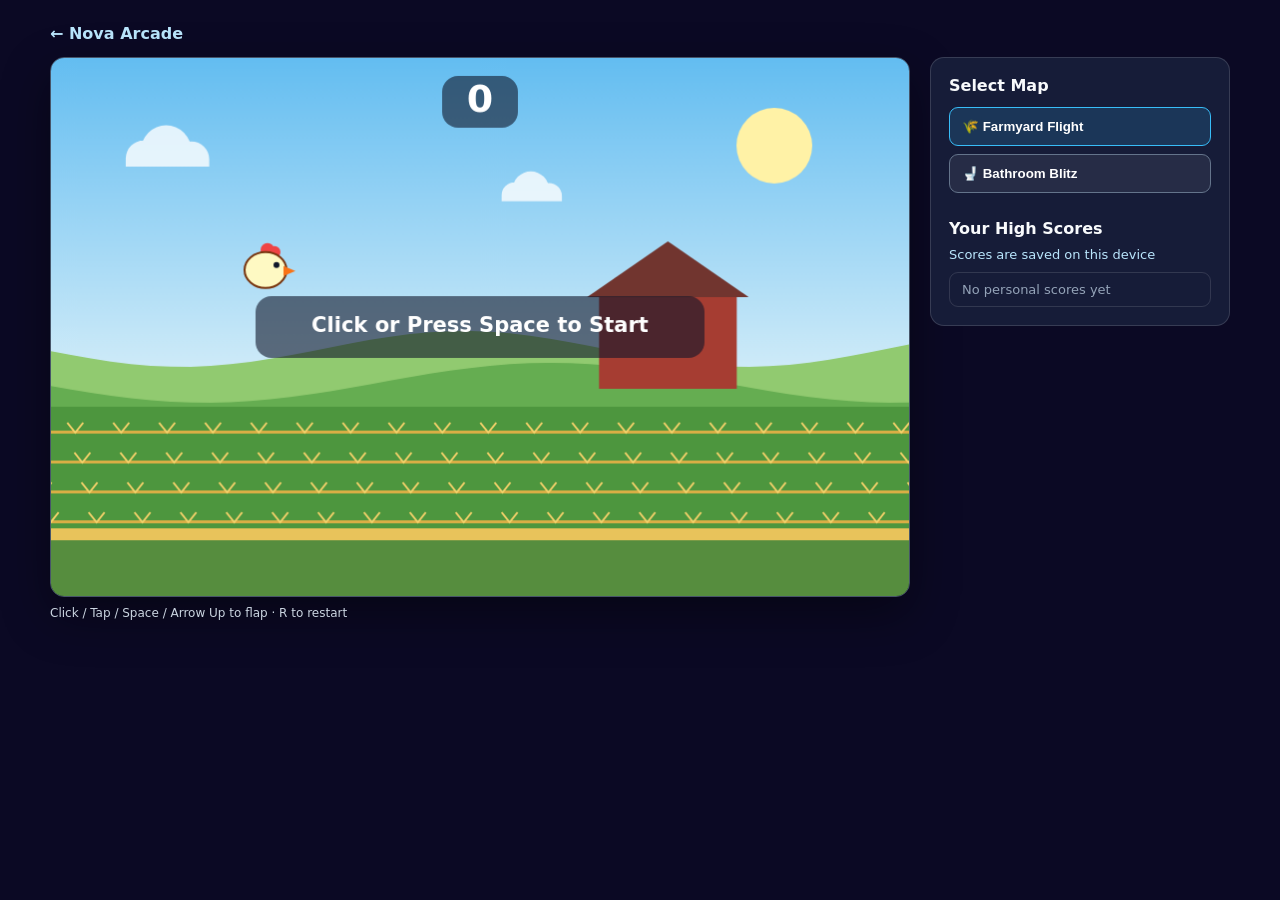
<file: flappybird.html>
<!doctype html>
<html lang="en">
<head>
  <meta charset="UTF-8" />
  <meta name="viewport" content="width=device-width, initial-scale=1.0" />
  <title>FlappyBird — Nova Arcade</title>
  <link rel="stylesheet" href="style.css" />
  <style>
    body{margin:0;min-height:100vh;font-family:system-ui,sans-serif;background:#0b0924;color:#f8fafc;display:flex;justify-content:center;padding:24px}
    .shell{width:min(1180px,100%)}.back{display:inline-block;margin-bottom:14px;color:#bae6fd;text-decoration:none;font-weight:700}
    .layout{display:grid;grid-template-columns:minmax(0,860px) 300px;gap:20px;align-items:start}
    canvas{display:block;width:100%;height:auto;aspect-ratio:860/540;border-radius:14px;border:1px solid #475569;box-shadow:0 18px 48px #0006;touch-action:manipulation;cursor:pointer}
    .panel{background:#161c38;border:1px solid #ffffff24;border-radius:14px;padding:18px}.panel h2{font-size:16px;margin:0 0 12px}
    .map-btn{width:100%;padding:11px 12px;margin-bottom:8px;border-radius:9px;border:1px solid #64748b;background:#ffffff12;color:#fff;text-align:left;font-weight:700;cursor:pointer}.map-btn.active{border-color:#38bdf8;background:#38bdf82a}
    .scores{list-style:none;margin:10px 0 0;padding:0;border:1px solid #ffffff1f;border-radius:9px;overflow:hidden}.scores li{display:flex;justify-content:space-between;padding:9px 12px;border-bottom:1px solid #ffffff12;font-size:13px}.scores li:last-child{border:0}.hint{color:#cbd5e1;font-size:12px;margin-top:9px}.empty{color:#94a3b8;padding:12px;font-size:13px}.player-name{font-size:13px;color:#bae6fd;margin:-3px 0 10px}
    .name-dialog{position:fixed;inset:0;z-index:5;display:grid;place-items:center;padding:20px;background:#020617cc}.name-dialog[hidden]{display:none}.dialog-card{width:min(360px,100%);padding:22px;border-radius:16px;background:#172033;border:1px solid #ffffff30;box-shadow:0 20px 60px #0008}.dialog-card h2{margin:0 0 8px}.dialog-card p{color:#cbd5e1;font-size:14px}.dialog-card label{display:block;margin:14px 0 6px;font-size:13px}.dialog-card input{width:100%;box-sizing:border-box;padding:11px;border:1px solid #64748b;border-radius:8px;background:#0f172a;color:#fff;font:inherit}.dialog-card button{margin-top:14px;padding:10px 14px;border:0;border-radius:8px;background:#38bdf8;color:#082f49;font-weight:800;cursor:pointer}
    @media(max-width:960px){.layout{grid-template-columns:1fr}}
  </style>
</head>
<body>
  <main class="shell">
    <a class="back" href="index.html">← Nova Arcade</a>
    <div class="layout">
      <div><canvas id="game" aria-label="FlappyBird. Click, tap, or press Space to flap."></canvas><div class="hint">Click / Tap / Space / Arrow Up to flap · R to restart</div></div>
      <aside class="panel">
        <h2>Select Map</h2>
        <button class="map-btn active" id="barnBtn">🌾 Farmyard Flight</button>
        <button class="map-btn" id="bathBtn">🚽 Bathroom Blitz</button>
        <h2 style="margin-top:18px">Your High Scores</h2>
        <div class="player-name" id="playerName"></div>
        <ul class="scores" id="scores"></ul>
      </aside>
    </div>
  </main>
  <div class="name-dialog" id="nameDialog" hidden>
    <form class="dialog-card" id="nameForm">
      <h2>Save your score</h2><p>What username should appear beside your FlappyBird high scores?</p>
      <label for="username">Username</label><input id="username" name="username" maxlength="20" autocomplete="nickname" required />
      <button type="submit">Save score</button>
    </form>
  </div>
<script>
(()=>{
  const canvas=document.getElementById('game'),ctx=canvas.getContext('2d');
  const W=860,H=540,PLAY=472,GROUND=68,STORE='flappybird_personal_scores_v1',NAME_KEY='flappybird_player_name_v1';
  let map='barn',state='TITLE',score=0,scroll=0,time=0,last=performance.now(),obstacles=[],savedPending=false;
  let bird={x:215,y:215,vy:0,r:15,rot:0};
  const $=id=>document.getElementById(id);
  function readScores(){try{const data=JSON.parse(localStorage.getItem(STORE)||'[]');return Array.isArray(data)?data.filter(x=>x&&Number.isFinite(+x.score)).map(x=>({...x,score:+x.score})).sort((a,b)=>b.score-a.score).slice(0,10):[]}catch{return[]}}
  function renderScores(){const name=localStorage.getItem(NAME_KEY)||'';$('playerName').textContent=name?`Player: ${name}`:'Scores are saved on this device';const rows=readScores();$('scores').innerHTML=rows.length?rows.map((entry,i)=>`<li><span>#${i+1} ${escapeText(entry.name)} · ${entry.map}</span><strong>${entry.score}</strong></li>`).join(''):'<li class="empty">No personal scores yet</li>'}
  function escapeText(text){const node=document.createElement('span');node.textContent=String(text);return node.innerHTML}
  function saveScore(){if(score<=0||savedPending)return;savedPending=true;const name=localStorage.getItem(NAME_KEY);if(name){storeScore(name);return}$('username').value='';$('nameDialog').hidden=false;$('username').focus()}
  function storeScore(name){const rows=readScores();rows.push({name,map:map==='barn'?'Farm':'Bathroom',score});rows.sort((a,b)=>b.score-a.score);try{localStorage.setItem(NAME_KEY,name);localStorage.setItem(STORE,JSON.stringify(rows.slice(0,10)))}catch{}$('nameDialog').hidden=true;renderScores()}
  $('nameForm').addEventListener('submit',e=>{e.preventDefault();const name=$('username').value.trim().slice(0,20);if(name)storeScore(name)});
  function reset(next='TITLE'){state=next;score=0;scroll=0;obstacles=[];savedPending=false;bird={x:215,y:215,vy:0,r:15,rot:0}}
  function flap(){if(state!=='PLAYING')reset('PLAYING');bird.vy=-465}
  $('barnBtn').onclick=()=>{map='barn';$('barnBtn').classList.add('active');$('bathBtn').classList.remove('active');reset()};
  $('bathBtn').onclick=()=>{map='bathroom';$('bathBtn').classList.add('active');$('barnBtn').classList.remove('active');reset()};
  canvas.addEventListener('pointerdown',e=>{e.preventDefault();flap()});
  window.addEventListener('keydown',e=>{if(e.repeat)return;if(['Space','ArrowUp','KeyW'].includes(e.code)){e.preventDefault();flap()}else if(e.code==='KeyR'){reset('PLAYING');flap()}});
  function spawn(){const lastObs=obstacles[obstacles.length-1],gap=Math.max(138,166-score),margin=78+gap/2;if(!lastObs||W-lastObs.x>=290)obstacles.push({x:W+30,w:72,gap,y:margin+Math.random()*(PLAY-margin*2),passed:false})}
  function collides(o){if(bird.x+bird.r<o.x+7||bird.x-bird.r>o.x+o.w-7)return false;return bird.y-bird.r<o.y-o.gap/2||bird.y+bird.r>o.y+o.gap/2}
  function cloud(x,y,s){ctx.save();ctx.translate(x,y);ctx.scale(s,s);ctx.fillStyle='#ffffffc9';ctx.beginPath();ctx.arc(0,12,20,Math.PI,0);ctx.arc(25,3,28,Math.PI,0);ctx.arc(53,13,20,Math.PI,0);ctx.lineTo(73,21);ctx.lineTo(-20,21);ctx.closePath();ctx.fill();ctx.restore()}
  function drawFarm(){const sky=ctx.createLinearGradient(0,0,0,PLAY);sky.addColorStop(0,'#63bdf1');sky.addColorStop(.72,'#d8eff9');sky.addColorStop(1,'#f3df9c');ctx.fillStyle=sky;ctx.fillRect(0,0,W,PLAY);ctx.fillStyle='#fff2a6';ctx.beginPath();ctx.arc(725,88,38,0,Math.PI*2);ctx.fill();cloud(100-scroll*.08%980,90,.9);cloud(470-scroll*.06%1000,130,.65);ctx.fillStyle='#91ca70';ctx.beginPath();ctx.moveTo(0,300);for(let x=0;x<=W;x+=20)ctx.lineTo(x,292+Math.sin((x+scroll*.12)/90)*18);ctx.lineTo(W,PLAY);ctx.lineTo(0,PLAY);ctx.fill();ctx.fillStyle='#65ad51';ctx.beginPath();ctx.moveTo(0,338);for(let x=0;x<=W;x+=20)ctx.lineTo(x,326+Math.sin((x+scroll*.2)/110)*20);ctx.lineTo(W,PLAY);ctx.lineTo(0,PLAY);ctx.fill();const bx=560-scroll*.12%1120;ctx.fillStyle='#a63d32';ctx.fillRect(bx,238,138,94);ctx.fillStyle='#71352f';ctx.beginPath();ctx.moveTo(bx-12,240);ctx.lineTo(bx+69,184);ctx.lineTo(bx+150,240);ctx.closePath();ctx.fill();ctx.fillStyle='#4d963e';ctx.fillRect(0,350,W,122);for(let row=0;row<5;row++){const y=374+row*30,off=scroll*(.7+row*.08)%46;ctx.fillStyle='#d9ae45';ctx.fillRect(0,y,W,3);ctx.strokeStyle='#f3d16a';ctx.lineWidth=2;for(let x=-46+off;x<W+46;x+=46){ctx.beginPath();ctx.moveTo(x,y-8);ctx.lineTo(x+8,y+2);ctx.lineTo(x+16,y-8);ctx.stroke()}}ctx.fillStyle='#e8c35b';ctx.fillRect(0,PLAY,W,12);ctx.fillStyle='#568d3e';ctx.fillRect(0,PLAY+12,W,GROUND-12)}
  function drawBathroom(){const g=ctx.createLinearGradient(0,0,0,PLAY);g.addColorStop(0,'#def4ff');g.addColorStop(1,'#bfeae5');ctx.fillStyle=g;ctx.fillRect(0,0,W,PLAY);ctx.strokeStyle='#98b4b955';for(let x=-72-scroll*.18%72;x<W+72;x+=72){ctx.beginPath();ctx.moveTo(x,0);ctx.lineTo(x,PLAY);ctx.stroke()}for(let y=48;y<PLAY;y+=48){ctx.beginPath();ctx.moveTo(0,y);ctx.lineTo(W,y);ctx.stroke()}for(let i=0,x=-scroll%112-112;x<W+112;x+=56,i++){ctx.fillStyle=i%2?'#eef5f7':'#0ea5e9';ctx.fillRect(x,PLAY,56,GROUND)}}
  function drawFork(cx,edge,top){ctx.save();ctx.translate(cx,edge);ctx.scale(1,top?-1:1);ctx.fillStyle='#b76a2a';ctx.strokeStyle='#633719';ctx.lineWidth=2;ctx.beginPath();ctx.roundRect(-7,42,14,430,5);ctx.fill();ctx.stroke();ctx.fillStyle='#64748b';ctx.beginPath();ctx.roundRect(-29,29,58,13,6);ctx.fill();ctx.stroke();ctx.fillStyle='#e2e8f0';[-24,-8,8,24].forEach(x=>{ctx.beginPath();ctx.moveTo(x,0);ctx.lineTo(x+4,33);ctx.lineTo(x-4,33);ctx.closePath();ctx.fill();ctx.stroke()});ctx.restore()}
  function drawToilet(cx,edge,top){ctx.save();ctx.translate(cx,edge);ctx.scale(1,top?-1:1);ctx.lineJoin='round';ctx.lineWidth=2;const china=ctx.createLinearGradient(-24,0,24,0);china.addColorStop(0,'#cbd5df');china.addColorStop(.3,'#fff');china.addColorStop(.75,'#f8fafc');china.addColorStop(1,'#bac7d3');ctx.fillStyle=china;ctx.strokeStyle='#718096';
    // Compact toilet silhouette: tank, flush button, open bowl and pedestal.
    ctx.beginPath();ctx.roundRect(-24,0,48,34,6);ctx.fill();ctx.stroke();ctx.fillStyle='#94a3b8';ctx.beginPath();ctx.arc(16,12,2.5,0,Math.PI*2);ctx.fill();
    ctx.fillStyle=china;ctx.beginPath();ctx.moveTo(-20,31);ctx.quadraticCurveTo(-32,35,-30,46);ctx.quadraticCurveTo(-28,59,-10,62);ctx.lineTo(-7,81);ctx.quadraticCurveTo(0,87,10,81);ctx.lineTo(13,62);ctx.quadraticCurveTo(30,57,30,44);ctx.quadraticCurveTo(30,34,19,31);ctx.closePath();ctx.fill();ctx.stroke();
    ctx.fillStyle='#fff';ctx.beginPath();ctx.ellipse(0,39,29,8,0,0,Math.PI*2);ctx.fill();ctx.stroke();ctx.fillStyle='#9bd8e2';ctx.beginPath();ctx.ellipse(0,39,19,4.5,0,0,Math.PI*2);ctx.fill();ctx.fillStyle=china;ctx.beginPath();ctx.roundRect(-23,80,46,10,5);ctx.fill();ctx.stroke();ctx.restore()}
  function drawBird(){ctx.save();ctx.translate(bird.x,bird.y);ctx.rotate(bird.rot);ctx.fillStyle='#ef4444';ctx.beginPath();ctx.arc(2,-20,7,0,Math.PI*2);ctx.arc(9,-18,6,0,Math.PI*2);ctx.fill();ctx.fillStyle='#fef9c3';ctx.strokeStyle='#78350f';ctx.lineWidth=2;ctx.beginPath();ctx.ellipse(0,0,21,18,0,0,Math.PI*2);ctx.fill();ctx.stroke();ctx.fillStyle='#f97316';ctx.beginPath();ctx.moveTo(18,-4);ctx.lineTo(30,1);ctx.lineTo(18,6);ctx.fill();ctx.fillStyle='#0f172a';ctx.beginPath();ctx.arc(11,-5,3,0,Math.PI*2);ctx.fill();ctx.restore()}
  function drawPoo(){ctx.save();ctx.translate(bird.x,bird.y);ctx.rotate(bird.rot);ctx.fillStyle='#78350f';ctx.strokeStyle='#2a1002';ctx.lineWidth=2;ctx.beginPath();ctx.roundRect(-21,5,42,14,7);ctx.fill();ctx.stroke();ctx.beginPath();ctx.roundRect(-16,-6,32,13,6);ctx.fill();ctx.stroke();ctx.beginPath();ctx.arc(0,-10,10,0,Math.PI*2);ctx.fill();ctx.stroke();ctx.fillStyle='#fff';ctx.beginPath();ctx.arc(-5,0,4,0,Math.PI*2);ctx.arc(6,0,4,0,Math.PI*2);ctx.fill();ctx.fillStyle='#0f172a';ctx.beginPath();ctx.arc(-4,0,2,0,Math.PI*2);ctx.arc(7,0,2,0,Math.PI*2);ctx.fill();ctx.restore()}
  function endGame(){if(state!=='PLAYING')return;state='GAME_OVER';saveScore()}
  function loop(now){const dt=Math.min((now-last)/1000,.04);last=now;time+=dt;if(state==='TITLE'){scroll+=90*dt;bird.y=213+Math.sin(time*3.2)*10}else if(state==='PLAYING'){const speed=225+Math.min(score*3,85);scroll+=speed*dt;bird.vy=Math.min(bird.vy+1480*dt,620);bird.y+=bird.vy*dt;bird.rot=bird.vy<0?-.4:Math.min(bird.vy/520*1.1,1.1);if(bird.y-bird.r<6){bird.y=21;bird.vy=0}spawn();for(const o of obstacles){o.x-=speed*dt;if(!o.passed&&o.x+o.w/2<bird.x){o.passed=true;score++}if(collides(o))endGame()}obstacles=obstacles.filter(o=>o.x+o.w>-60);if(bird.y+bird.r>=PLAY){bird.y=PLAY-bird.r;endGame()}}
    const dpr=Math.min(devicePixelRatio||1,2);if(canvas.width!==W*dpr){canvas.width=W*dpr;canvas.height=H*dpr}ctx.setTransform(dpr,0,0,dpr,0,0);if(map==='barn')drawFarm();else drawBathroom();for(const o of obstacles){const cx=o.x+o.w/2,top=o.y-o.gap/2,bottom=o.y+o.gap/2;if(map==='barn'){drawFork(cx,top,true);drawFork(cx,bottom,false)}else{drawToilet(cx,top,true);drawToilet(cx,bottom,false)}}if(map==='barn')drawBird();else drawPoo();ctx.fillStyle='#0f172a99';ctx.beginPath();ctx.roundRect(W/2-38,18,76,52,16);ctx.fill();ctx.fillStyle='#fff';ctx.font='800 38px system-ui';ctx.textAlign='center';ctx.textBaseline='middle';ctx.fillText(String(score),W/2,44);if(state!=='PLAYING'){ctx.fillStyle='#0f172a99';ctx.beginPath();ctx.roundRect(W/2-225,H/2-31,450,62,16);ctx.fill();ctx.fillStyle='#fff';ctx.font='700 21px system-ui';ctx.fillText(state==='TITLE'?'Click or Press Space to Start':'Game Over — Click or Space to Retry',W/2,H/2)}requestAnimationFrame(loop)}
  renderScores();requestAnimationFrame(loop);
})();
</script>
</body>
</html>
</file>
<file: style.css>
:root {
  --text-main: #f8fafc;
  --text-muted: #cbd5e1;
  --glass-bg: rgba(15, 23, 42, 0.58);
  --glass-border: rgba(255, 255, 255, 0.14);
  --card-bg: rgba(22, 28, 56, 0.72);
  --accent: #38bdf8;
  --accent-2: #a855f7;
  --radius: 18px;
}

* {
  box-sizing: border-box;
  margin: 0;
  padding: 0;
}

html, body {
  min-height: 100%;
  font-family: system-ui, -apple-system, "Segoe UI", Roboto, Helvetica, Arial, sans-serif;
  color: var(--text-main);
  /* Rich multi-stop home page gradient background */
  background:
    radial-gradient(circle at 15% 15%, rgba(168, 85, 247, 0.35), transparent 45%),
    radial-gradient(circle at 85% 20%, rgba(56, 189, 248, 0.32), transparent 45%),
    radial-gradient(circle at 50% 88%, rgba(236, 72, 153, 0.28), transparent 50%),
    linear-gradient(135deg, #0b0924 0%, #191547 45%, #112b4a 100%);
  background-attachment: fixed;
  overflow-x: hidden;
}

.bg-orbs {
  position: fixed;
  inset: 0;
  pointer-events: none;
  z-index: 0;
  overflow: hidden;
}

.orb {
  position: absolute;
  border-radius: 50%;
  filter: blur(70px);
  opacity: 0.35;
}
.orb-1 { width: 340px; height: 340px; background: #7c3aed; top: -80px; left: -80px; }
.orb-2 { width: 420px; height: 420px; background: #0284c7; bottom: -120px; right: -100px; }
.orb-3 { width: 280px; height: 280px; background: #ec4899; top: 45%; left: 55%; }

.container {
  position: relative;
  z-index: 1;
  width: min(1200px, 92%);
  margin: 0 auto;
}

.site-header {
  padding: 28px 0 14px;
}

.header-inner {
  display: flex;
  flex-wrap: wrap;
  align-items: center;
  justify-content: space-between;
  gap: 16px;
}

.brand {
  display: flex;
  align-items: center;
  gap: 14px;
}

.brand-logo {
  font-size: 2.3rem;
  background: linear-gradient(135deg, #38bdf8, #a855f7);
  width: 56px;
  height: 56px;
  display: grid;
  place-items: center;
  border-radius: 16px;
  box-shadow: 0 10px 25px rgba(56, 189, 248, 0.3);
}

.brand h1 {
  font-size: clamp(1.5rem, 3vw, 2.15rem);
  font-weight: 800;
  letter-spacing: -0.02em;
  background: linear-gradient(90deg, #ffffff, #bae6fd, #e9d5ff);
  -webkit-background-clip: text;
  background-clip: text;
  color: transparent;
}

.tagline {
  color: var(--text-muted);
  font-size: 0.94rem;
  margin-top: 2px;
}

.stats-pill {
  background: var(--glass-bg);
  border: 1px solid var(--glass-border);
  backdrop-filter: blur(10px);
  padding: 8px 16px;
  border-radius: 999px;
  font-size: 0.88rem;
  font-weight: 600;
  color: #bae6fd;
}

.main-content {
  padding-bottom: 60px;
}

.hero-controls {
  margin: 18px 0 28px;
  display: flex;
  flex-direction: column;
  gap: 16px;
}

.search-wrapper {
  position: relative;
  display: flex;
  align-items: center;
}

.search-icon {
  position: absolute;
  left: 18px;
  font-size: 1.1rem;
  pointer-events: none;
}

#search-input {
  width: 100%;
  padding: 15px 46px;
  border-radius: 16px;
  border: 1px solid var(--glass-border);
  background: var(--glass-bg);
  backdrop-filter: blur(14px);
  color: var(--text-main);
  font-size: 1rem;
  outline: none;
  transition: border-color 0.2s, box-shadow 0.2s;
}

#search-input::placeholder {
  color: #94a3b8;
}

#search-input:focus {
  border-color: var(--accent);
  box-shadow: 0 0 0 4px rgba(56, 189, 248, 0.2);
}

.clear-btn {
  position: absolute;
  right: 14px;
  background: rgba(255, 255, 255, 0.12);
  border: none;
  color: #fff;
  width: 28px;
  height: 28px;
  border-radius: 50%;
  cursor: pointer;
}

.category-bar {
  display: flex;
  flex-wrap: wrap;
  gap: 10px;
}

.cat-btn {
  background: var(--glass-bg);
  border: 1px solid var(--glass-border);
  color: var(--text-muted);
  padding: 9px 16px;
  border-radius: 999px;
  font-size: 0.9rem;
  font-weight: 600;
  cursor: pointer;
  transition: all 0.2s ease;
}

.cat-btn:hover {
  color: #fff;
  border-color: rgba(255, 255, 255, 0.35);
  transform: translateY(-1px);
}

.cat-btn.active {
  background: linear-gradient(135deg, #38bdf8, #8b5cf6);
  border-color: transparent;
  color: #fff;
  box-shadow: 0 6px 18px rgba(139, 92, 246, 0.35);
}

/* Scrollable Grid of Games */
.games-grid {
  display: grid;
  grid-template-columns: repeat(auto-fill, minmax(265px, 1fr));
  gap: 22px;
}

.game-card {
  background: var(--card-bg);
  border: 1px solid var(--glass-border);
  border-radius: var(--radius);
  overflow: hidden;
  backdrop-filter: blur(12px);
  display: flex;
  flex-direction: column;
  cursor: pointer;
  transition: transform 0.22s ease, box-shadow 0.22s ease, border-color 0.22s ease;
}

.game-card-link {
  color: inherit;
  text-decoration: none;
}

.game-card:hover {
  transform: translateY(-6px);
  border-color: rgba(56, 189, 248, 0.6);
  box-shadow: 0 18px 36px rgba(2, 6, 23, 0.55);
}

.card-banner {
  height: 138px;
  position: relative;
  display: grid;
  place-items: center;
  font-size: 3.6rem;
}

.card-badge {
  position: absolute;
  top: 12px;
  right: 12px;
  background: rgba(15, 23, 42, 0.72);
  border: 1px solid rgba(255, 255, 255, 0.2);
  padding: 4px 10px;
  border-radius: 999px;
  font-size: 0.74rem;
  font-weight: 700;
  letter-spacing: 0.03em;
  color: #f8fafc;
}

.card-body {
  padding: 16px 18px 18px;
  display: flex;
  flex-direction: column;
  flex: 1;
  gap: 8px;
}

.card-title {
  font-size: 1.15rem;
  font-weight: 700;
}

.card-desc {
  font-size: 0.88rem;
  color: var(--text-muted);
  line-height: 1.45;
  flex: 1;
}

.card-footer {
  display: flex;
  align-items: center;
  justify-content: space-between;
  margin-top: 8px;
  padding-top: 10px;
  border-top: 1px solid rgba(255, 255, 255, 0.08);
}

.card-tags {
  display: flex;
  flex-wrap: wrap;
  gap: 6px;
}

.tag {
  font-size: 0.72rem;
  padding: 3px 8px;
  border-radius: 6px;
  background: rgba(255, 255, 255, 0.09);
  color: #e2e8f0;
}

.play-pill {
  font-size: 0.82rem;
  font-weight: 700;
  color: #38bdf8;
}

.empty-state {
  text-align: center;
  padding: 56px 20px;
  background: var(--glass-bg);
  border: 1px solid var(--glass-border);
  border-radius: var(--radius);
}

.empty-state p {
  margin-bottom: 16px;
  color: var(--text-muted);
}

.primary-btn {
  background: linear-gradient(135deg, #38bdf8, #8b5cf6);
  color: #fff;
  border: none;
  padding: 10px 20px;
  border-radius: 10px;
  font-weight: 700;
  cursor: pointer;
}

.site-footer {
  padding: 22px 0 32px;
  text-align: center;
  color: #94a3b8;
  font-size: 0.85rem;
}

/* Modal Player */
.hidden {
  display: none !important;
}

.game-modal {
  position: fixed;
  inset: 0;
  z-index: 100;
  background: rgba(4, 7, 20, 0.86);
  backdrop-filter: blur(10px);
  display: flex;
  align-items: center;
  justify-content: center;
  padding: 16px;
}

.modal-shell {
  width: min(1020px, 100%);
  max-height: 95vh;
  background: #0f172a;
  border: 1px solid rgba(255, 255, 255, 0.16);
  border-radius: 20px;
  display: flex;
  flex-direction: column;
  overflow: hidden;
  box-shadow: 0 25px 60px rgba(0, 0, 0, 0.7);
}

.modal-topbar {
  display: flex;
  flex-wrap: wrap;
  align-items: center;
  justify-content: space-between;
  gap: 10px;
  padding: 12px 18px;
  background: rgba(30, 41, 59, 0.9);
  border-bottom: 1px solid rgba(255, 255, 255, 0.1);
}

.modal-left, .modal-right {
  display: flex;
  align-items: center;
  gap: 12px;
}

#modal-title {
  font-size: 1.15rem;
  font-weight: 700;
}

.controls-badge {
  font-size: 0.8rem;
  color: #cbd5e1;
  background: rgba(255, 255, 255, 0.08);
  padding: 5px 10px;
  border-radius: 8px;
}

.icon-btn {
  background: rgba(255, 255, 255, 0.1);
  border: 1px solid rgba(255, 255, 255, 0.14);
  color: #fff;
  padding: 7px 14px;
  border-radius: 10px;
  font-weight: 600;
  cursor: pointer;
  transition: background 0.15s;
}

.icon-btn:hover {
  background: rgba(255, 255, 255, 0.2);
}

.game-stage {
  padding: 16px;
  overflow-y: auto;
  display: flex;
  flex-direction: column;
  align-items: center;
  justify-content: center;
  background: radial-gradient(circle at top, #1e293b, #0b1120);
  min-height: 460px;
}

/* Shared In-Game Toolbar & Canvas Styles */
.game-toolbar {
  display: flex;
  flex-wrap: wrap;
  align-items: center;
  justify-content: center;
  gap: 10px;
  margin-bottom: 12px;
  width: 100%;
}

.game-btn {
  background: #1e293b;
  color: #f8fafc;
  border: 1px solid rgba(255, 255, 255, 0.18);
  padding: 7px 14px;
  border-radius: 8px;
  font-size: 0.88rem;
  font-weight: 600;
  cursor: pointer;
}

.game-btn:hover {
  background: #334155;
}

.game-btn.active {
  background: linear-gradient(135deg, #38bdf8, #8b5cf6);
  border-color: transparent;
}

.game-hud {
  font-size: 0.94rem;
  font-weight: 700;
  color: #e2e8f0;
  background: rgba(15, 23, 42, 0.75);
  padding: 6px 14px;
  border-radius: 8px;
  border: 1px solid rgba(255, 255, 255, 0.1);
}

.game-canvas {
  max-width: 100%;
  height: auto;
  border-radius: 12px;
  box-shadow: 0 12px 32px rgba(0, 0, 0, 0.55);
  border: 1px solid rgba(255, 255, 255, 0.12);
  touch-action: none;
  user-select: none;
}

@media (max-width: 640px) {
  .controls-badge {
    display: none;
  }
  .game-stage {
    padding: 10px;
  }
}
</file>
<file: 8ball.css>
:root {
      --bg: #080d1a;
      --panel: #10182d;
      --panel-light: #1a2542;
      --border: rgba(255, 255, 255, 0.14);
      --gold: #facc15;
      --cyan: #22d3ee;
      --text: #f8fafc;
      --muted: #94a3b8;
    }

    * {
      box-sizing: border-box;
      margin: 0;
      padding: 0;
    }

    body {
      min-height: 100vh;
      font-family: system-ui, -apple-system, "Segoe UI", Roboto, sans-serif;
      color: var(--text);
      background:
        radial-gradient(circle at 50% 0%, #1d2d57 0%, #0a1020 55%, #050811 100%);
      display: flex;
      flex-direction: column;
      align-items: center;
      justify-content: center;
      padding: 10px 14px;
      user-select: none;
      overflow-x: hidden;
    }

    .game-shell {
      width: min(1040px, 100%);
      display: flex;
      flex-direction: column;
      gap: 10px;
    }

    .arcade-back {
      align-self: flex-start;
      color: #bae6fd;
      font-weight: 700;
      text-decoration: none;
    }

    .arcade-back:hover {
      color: #fff;
    }

    /* Top Miniclip-style Player & Controls Header */
    .hud-header {
      display: grid;
      grid-template-columns: 1fr auto 1fr;
      align-items: center;
      gap: 10px;
      background: linear-gradient(180deg, #1b2847, #0e1629);
      border: 1px solid rgba(255, 255, 255, 0.16);
      border-radius: 16px;
      padding: 8px 14px;
      box-shadow: 0 10px 28px rgba(0, 0, 0, 0.5);
    }

    .player-card {
      display: flex;
      align-items: center;
      gap: 10px;
      padding: 6px 10px;
      border-radius: 12px;
      border: 2px solid transparent;
      background: rgba(7, 11, 22, 0.45);
      transition: border-color 0.2s, box-shadow 0.2s;
    }

    .player-card.right {
      flex-direction: row-reverse;
      text-align: right;
    }

    .player-card.active {
      border-color: #22c55e;
      box-shadow: 0 0 16px rgba(34, 197, 94, 0.35);
      background: rgba(20, 83, 45, 0.22);
    }

    .avatar {
      width: 40px;
      height: 40px;
      border-radius: 10px;
      background: linear-gradient(135deg, #2563eb, #1e40af);
      border: 2px solid rgba(255, 255, 255, 0.35);
      display: grid;
      place-items: center;
      font-size: 1.25rem;
      flex-shrink: 0;
    }

    .player-card.right .avatar {
      background: linear-gradient(135deg, #dc2626, #991b1b);
    }

    .p-info {
      display: flex;
      flex-direction: column;
      gap: 4px;
      min-width: 0;
    }

    .p-name-row {
      display: flex;
      align-items: center;
      gap: 6px;
      font-size: 0.9rem;
      font-weight: 800;
    }

    .player-card.right .p-name-row {
      justify-content: flex-end;
    }

    .group-badge {
      font-size: 0.68rem;
      padding: 2px 6px;
      border-radius: 999px;
      background: rgba(255, 255, 255, 0.12);
      color: #cbd5e1;
      text-transform: uppercase;
      letter-spacing: 0.04em;
    }

    .ball-rack {
      display: flex;
      align-items: center;
      gap: 3px;
      min-height: 18px;
    }

    .player-card.right .ball-rack {
      justify-content: flex-end;
    }

    .rack-ball {
      width: 16px;
      height: 16px;
      border-radius: 50%;
      font-size: 8px;
      font-weight: 800;
      display: grid;
      place-items: center;
      color: #0f172a;
      box-shadow: inset -2px -2px 3px rgba(0, 0, 0, 0.35);
      transition: opacity 0.25s, transform 0.25s;
    }

    .rack-ball.potted {
      opacity: 0.2;
      transform: scale(0.8);
    }

    /* Center Menu & Spin Control */
    .center-controls {
      display: flex;
      flex-direction: column;
      align-items: center;
      gap: 6px;
    }

    .btn-strip {
      display: flex;
      flex-wrap: wrap;
      align-items: center;
      justify-content: center;
      gap: 5px;
    }

    .pill-btn {
      background: #1e293b;
      color: #e2e8f0;
      border: 1px solid rgba(255, 255, 255, 0.16);
      padding: 5px 10px;
      border-radius: 8px;
      font-size: 0.76rem;
      font-weight: 700;
      cursor: pointer;
      transition: background 0.15s, transform 0.1s;
    }

    .pill-btn:hover {
      background: #334155;
    }

    .pill-btn.active {
      background: linear-gradient(135deg, #0ea5e9, #2563eb);
      border-color: transparent;
      color: #fff;
    }

    /* Spin Selector Mini-Button + Popup */
    .spin-wrap {
      position: relative;
      display: flex;
      align-items: center;
    }

    .spin-btn {
      width: 34px;
      height: 34px;
      border-radius: 50%;
      background: radial-gradient(circle at 32% 30%, #ffffff, #cbd5e1);
      border: 2px solid #38bdf8;
      cursor: pointer;
      position: relative;
      box-shadow: 0 3px 10px rgba(0, 0, 0, 0.45);
    }

    .spin-dot-mini {
      width: 7px;
      height: 7px;
      border-radius: 50%;
      background: #ef4444;
      position: absolute;
      left: 50%;
      top: 50%;
      transform: translate(-50%, -50%);
    }

    .spin-popover {
      position: absolute;
      top: 44px;
      left: 50%;
      transform: translateX(-50%);
      z-index: 40;
      background: #0f172a;
      border: 1px solid rgba(255, 255, 255, 0.22);
      border-radius: 14px;
      padding: 12px;
      box-shadow: 0 16px 35px rgba(0, 0, 0, 0.75);
      display: flex;
      flex-direction: column;
      align-items: center;
      gap: 8px;
      width: 158px;
    }

    .spin-pad {
      width: 106px;
      height: 106px;
      border-radius: 50%;
      background: radial-gradient(circle at 35% 30%, #ffffff, #d1d5db 75%, #94a3b8);
      position: relative;
      cursor: pointer;
      box-shadow: inset 0 -6px 14px rgba(0, 0, 0, 0.35), 0 4px 14px rgba(0, 0, 0, 0.5);
    }

    .spin-crosshair-h, .spin-crosshair-v {
      position: absolute;
      background: rgba(15, 23, 42, 0.16);
      pointer-events: none;
    }
    .spin-crosshair-h { left: 10%; right: 10%; top: 50%; height: 1px; }
    .spin-crosshair-v { top: 10%; bottom: 10%; left: 50%; width: 1px; }

    .spin-dot-big {
      width: 14px;
      height: 14px;
      border-radius: 50%;
      background: #ef4444;
      border: 2px solid #fff;
      position: absolute;
      left: 50%;
      top: 50%;
      transform: translate(-50%, -50%);
      pointer-events: none;
      box-shadow: 0 2px 5px rgba(0, 0, 0, 0.4);
    }

    /* Play Arena: Left Power Bar + Main Pool Table */
    .arena-row {
      display: flex;
      align-items: center;
      justify-content: center;
      gap: 12px;
      position: relative;
    }

    /* Miniclip-style Left Vertical Cue Power Slider */
    .power-slider-box {
      width: 56px;
      height: 390px;
      background: linear-gradient(180deg, #1b2745, #0c1324);
      border: 2px solid rgba(255, 255, 255, 0.16);
      border-radius: 16px;
      padding: 8px 6px;
      display: flex;
      flex-direction: column;
      align-items: center;
      justify-content: space-between;
      box-shadow: 0 14px 30px rgba(0, 0, 0, 0.55);
      flex-shrink: 0;
      touch-action: none;
      cursor: grab;
    }

    .power-slider-box:active {
      cursor: grabbing;
    }

    .power-label {
      font-size: 0.65rem;
      font-weight: 800;
      letter-spacing: 0.05em;
      color: #94a3b8;
    }

    .power-track {
      position: relative;
      width: 30px;
      flex: 1;
      margin: 6px 0;
      background: #060a14;
      border-radius: 12px;
      border: 1px solid rgba(255, 255, 255, 0.12);
      overflow: hidden;
    }

    .power-fill {
      position: absolute;
      top: 0;
      left: 0;
      right: 0;
      height: 0%;
      background: linear-gradient(180deg, #22c55e 0%, #eab308 55%, #ef4444 100%);
      opacity: 0.85;
      pointer-events: none;
    }

    .mini-cue-pull {
      position: absolute;
      left: 50%;
      top: 6px;
      transform: translateX(-50%);
      width: 8px;
      height: 170px;
      border-radius: 4px;
      background: linear-gradient(180deg, #f8fafc 0%, #f8fafc 6%, #f59e0b 6%, #92400e 60%, #1e293b 100%);
      box-shadow: 0 2px 6px rgba(0, 0, 0, 0.7);
      pointer-events: none;
    }

    .power-pct {
      font-size: 0.72rem;
      font-weight: 800;
      color: #facc15;
    }

    .table-stage {
      position: relative;
      flex: 1;
      display: flex;
      justify-content: center;
      align-items: center;
      max-width: 900px;
    }

    canvas {
      width: 100%;
      max-height: calc(100vh - 175px);
      aspect-ratio: 900 / 485;
      height: auto;
      border-radius: 20px;
      box-shadow: 0 22px 55px rgba(0, 0, 0, 0.72);
      touch-action: none;
      cursor: crosshair;
    }

    /* Floating Toast Banner over table */
    .toast-banner {
      position: absolute;
      top: 18px;
      left: 50%;
      transform: translateX(-50%);
      background: rgba(15, 23, 42, 0.9);
      border: 1px solid rgba(250, 204, 21, 0.55);
      color: #fef08a;
      padding: 6px 18px;
      border-radius: 999px;
      font-size: 0.86rem;
      font-weight: 800;
      letter-spacing: 0.04em;
      pointer-events: none;
      box-shadow: 0 8px 20px rgba(0, 0, 0, 0.55);
      transition: opacity 0.25s;
      z-index: 15;
      white-space: nowrap;
    }

    /* Match End Overlay */
    .victory-overlay {
      position: absolute;
      inset: 0;
      background: rgba(5, 9, 20, 0.82);
      backdrop-filter: blur(6px);
      border-radius: 20px;
      display: flex;
      align-items: center;
      justify-content: center;
      z-index: 30;
    }

    .victory-card {
      background: linear-gradient(180deg, #1e293b, #0f172a);
      border: 2px solid #facc15;
      border-radius: 18px;
      padding: 24px 34px;
      text-align: center;
      box-shadow: 0 20px 50px rgba(0, 0, 0, 0.8);
      max-width: 360px;
      width: 90%;
    }

    .victory-card h2 {
      font-size: 1.55rem;
      color: #facc15;
      margin-bottom: 6px;
    }

    .victory-card p {
      color: #cbd5e1;
      font-size: 0.92rem;
      margin-bottom: 16px;
    }

    .play-again-btn {
      background: linear-gradient(135deg, #22c55e, #16a34a);
      border: none;
      color: #fff;
      font-weight: 800;
      font-size: 1rem;
      padding: 10px 26px;
      border-radius: 10px;
      cursor: pointer;
      box-shadow: 0 6px 18px rgba(34, 197, 94, 0.4);
    }

    .footer-bar {
      display: flex;
      flex-wrap: wrap;
      align-items: center;
      justify-content: space-between;
      gap: 8px;
      background: rgba(15, 23, 42, 0.75);
      border: 1px solid var(--border);
      border-radius: 12px;
      padding: 7px 14px;
      font-size: 0.78rem;
      color: #cbd5e1;
    }

    .legend-group {
      display: flex;
      flex-wrap: wrap;
      gap: 14px;
      align-items: center;
    }

    .legend-item {
      display: flex;
      align-items: center;
      gap: 6px;
    }

    .swatch {
      width: 16px;
      height: 3px;
      border-radius: 2px;
    }

    .hidden {
      display: none !important;
    }

    @media (max-width: 760px) {
      .hud-header {
        grid-template-columns: 1fr;
      }
      .power-slider-box {
        height: 240px;
        width: 44px;
      }
    }
</file>
